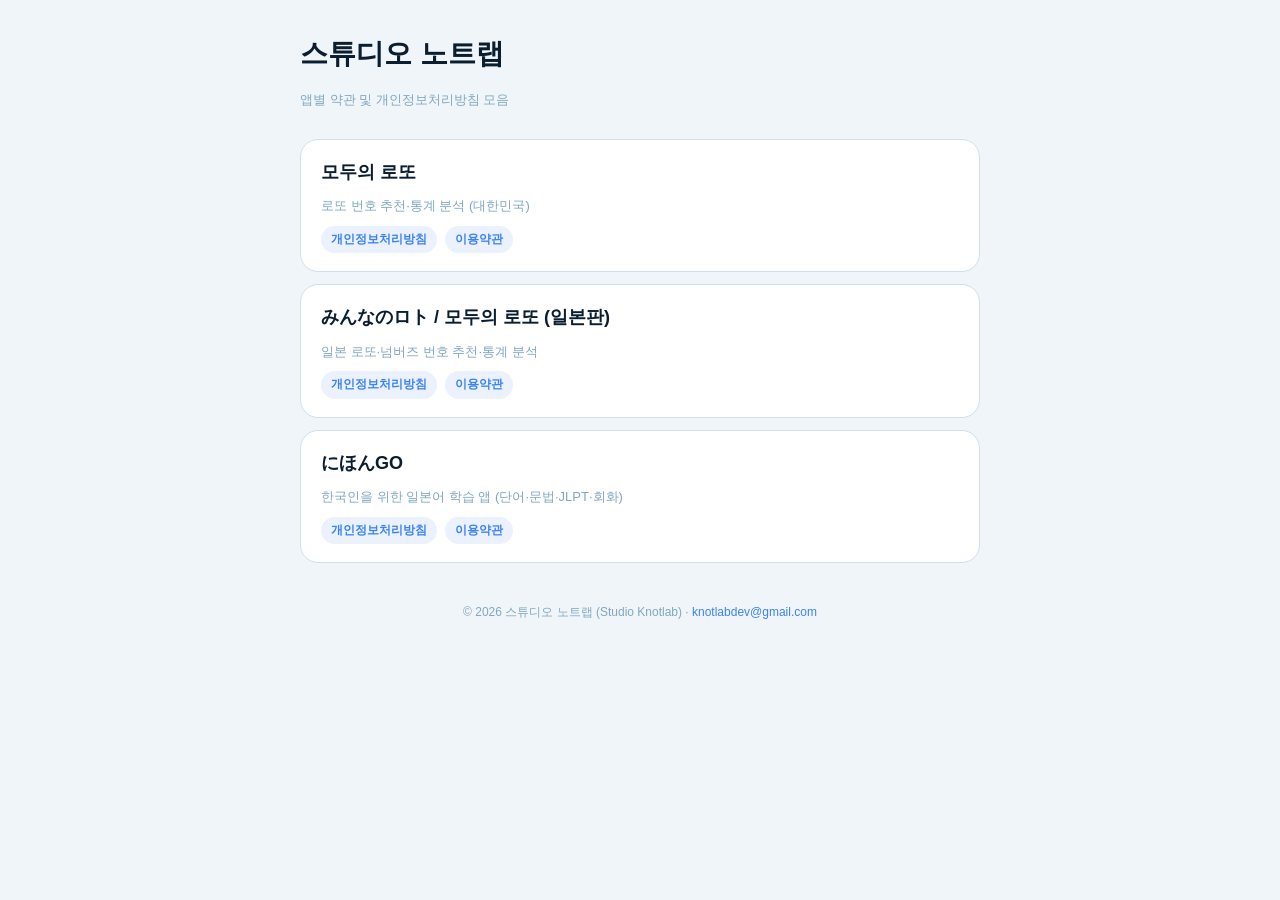
<file: index.html>
<!DOCTYPE html>
<html lang="ko">
<head>
  <meta charset="UTF-8" />
  <meta name="viewport" content="width=device-width, initial-scale=1.0" />
  <meta name="robots" content="index,follow" />
  <title>스튜디오 노트랩 - 앱 약관 및 정책</title>
  <link rel="stylesheet" href="style.css" />
</head>
<body>
  <main class="container">
    <h1>스튜디오 노트랩</h1>
    <p class="effective">앱별 약관 및 개인정보처리방침 모음</p>

    <div class="app-grid">
      <a class="app-card" href="everylotto/">
        <div class="name">모두의 로또</div>
        <div class="desc">로또 번호 추천·통계 분석 (대한민국)</div>
        <div class="links">
          <span>개인정보처리방침</span>
          <span>이용약관</span>
        </div>
      </a>

      <a class="app-card" href="minanoloto/">
        <div class="name">みんなのロト / 모두의 로또 (일본판)</div>
        <div class="desc">일본 로또·넘버즈 번호 추천·통계 분석</div>
        <div class="links">
          <span>개인정보처리방침</span>
          <span>이용약관</span>
        </div>
      </a>

      <a class="app-card" href="nihongo/">
        <div class="name">にほんGO</div>
        <div class="desc">한국인을 위한 일본어 학습 앱 (단어·문법·JLPT·회화)</div>
        <div class="links">
          <span>개인정보처리방침</span>
          <span>이용약관</span>
        </div>
      </a>
    </div>

    <div class="footer">
      © 2026 스튜디오 노트랩 (Studio Knotlab) · <a href="mailto:knotlabdev@gmail.com">knotlabdev@gmail.com</a>
    </div>
  </main>
</body>
</html>
</file>
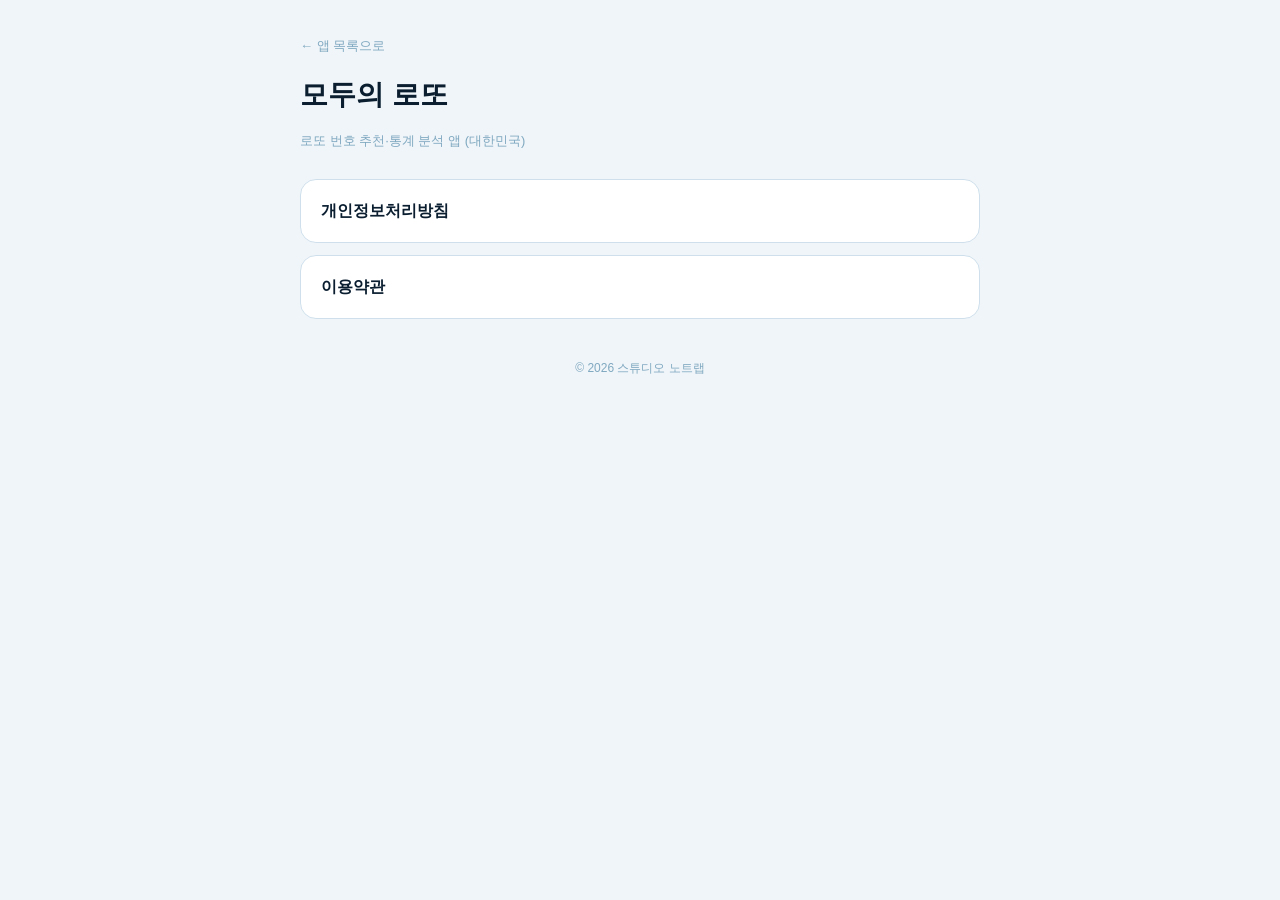
<file: everylotto/index.html>
<!DOCTYPE html>
<html lang="ko">
<head>
  <meta charset="UTF-8" />
  <meta name="viewport" content="width=device-width, initial-scale=1.0" />
  <meta name="robots" content="index,follow" />
  <title>모두의 로또 - 약관 및 정책</title>
  <link rel="stylesheet" href="../style.css" />
</head>
<body>
  <main class="container">
    <a class="back-link" href="../">← 앱 목록으로</a>
    <h1>모두의 로또</h1>
    <p class="effective">로또 번호 추천·통계 분석 앱 (대한민국)</p>

    <div class="doc-links">
      <a class="doc-link" href="privacy.html">개인정보처리방침</a>
      <a class="doc-link" href="terms.html">이용약관</a>
    </div>

    <div class="footer">© 2026 스튜디오 노트랩</div>
  </main>
</body>
</html>
</file>
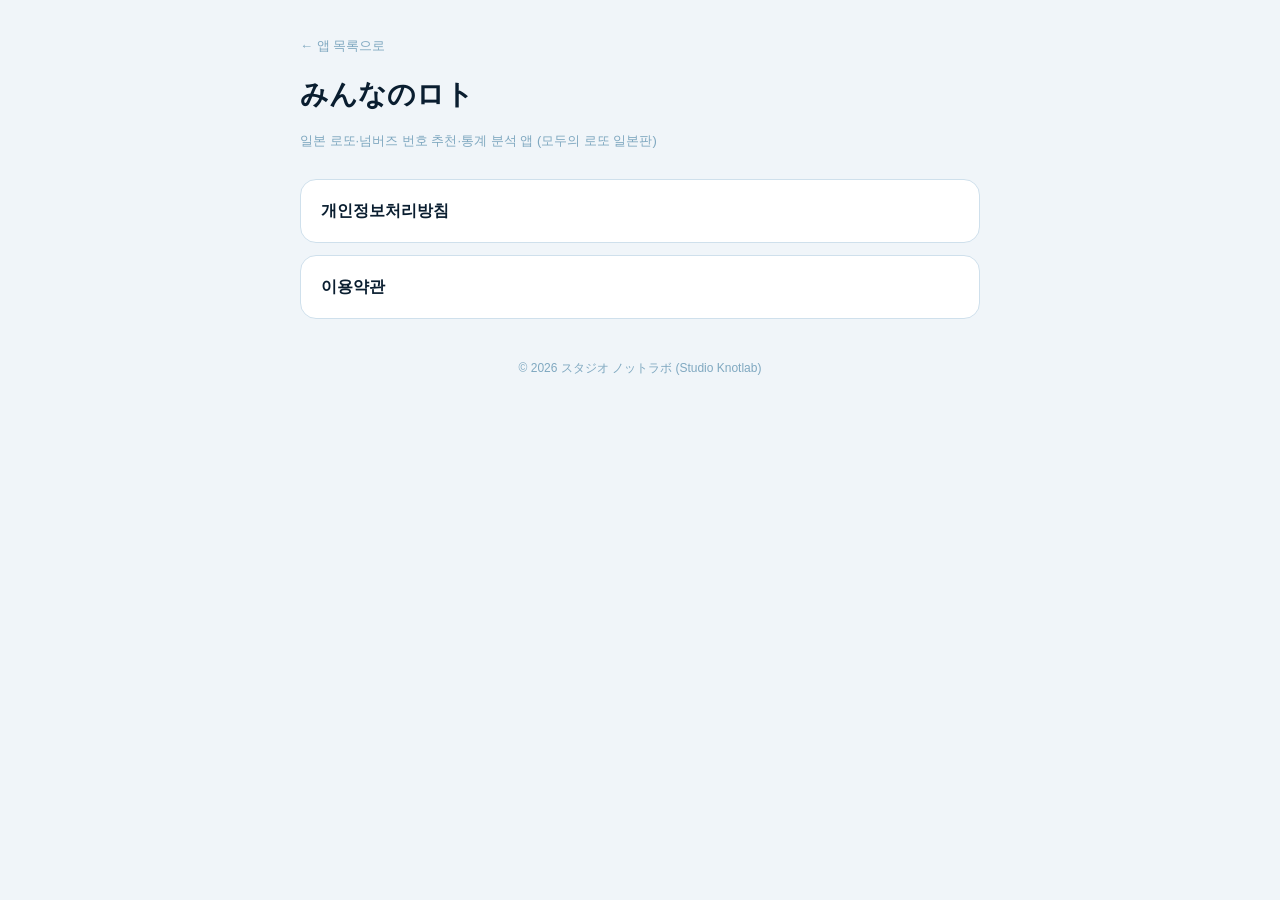
<file: minanoloto/index.html>
<!DOCTYPE html>
<html lang="ko">
<head>
  <meta charset="UTF-8" />
  <meta name="viewport" content="width=device-width, initial-scale=1.0" />
  <meta name="robots" content="index,follow" />
  <title>みんなのロト - 약관 및 정책</title>
  <link rel="stylesheet" href="../style.css" />
</head>
<body>
  <main class="container">
    <a class="back-link" href="../">← 앱 목록으로</a>
    <h1>みんなのロト</h1>
    <p class="effective">일본 로또·넘버즈 번호 추천·통계 분석 앱 (모두의 로또 일본판)</p>

    <div class="doc-links">
      <a class="doc-link" href="privacy.html">개인정보처리방침</a>
      <a class="doc-link" href="terms.html">이용약관</a>
    </div>

    <div class="footer">© 2026 スタジオ ノットラボ (Studio Knotlab)</div>
  </main>
</body>
</html>
</file>
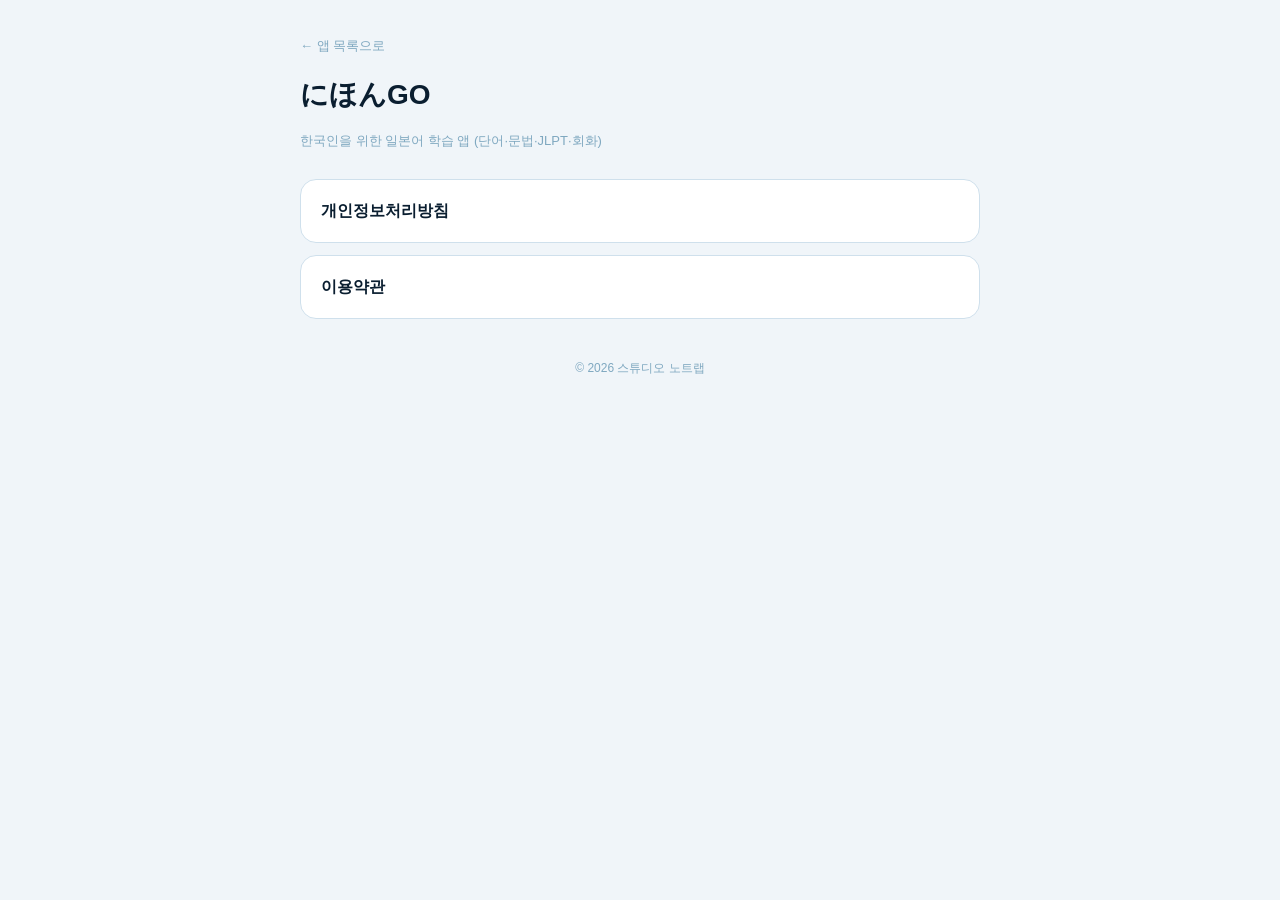
<file: nihongo/index.html>
<!DOCTYPE html>
<html lang="ko">
<head>
  <meta charset="UTF-8" />
  <meta name="viewport" content="width=device-width, initial-scale=1.0" />
  <meta name="robots" content="index,follow" />
  <title>にほんGO - 약관 및 정책</title>
  <link rel="stylesheet" href="../style.css" />
</head>
<body>
  <main class="container">
    <a class="back-link" href="../">← 앱 목록으로</a>
    <h1>にほんGO</h1>
    <p class="effective">한국인을 위한 일본어 학습 앱 (단어·문법·JLPT·회화)</p>

    <div class="doc-links">
      <a class="doc-link" href="privacy.html">개인정보처리방침</a>
      <a class="doc-link" href="terms.html">이용약관</a>
    </div>

    <div class="footer">© 2026 스튜디오 노트랩</div>
  </main>
</body>
</html>
</file>
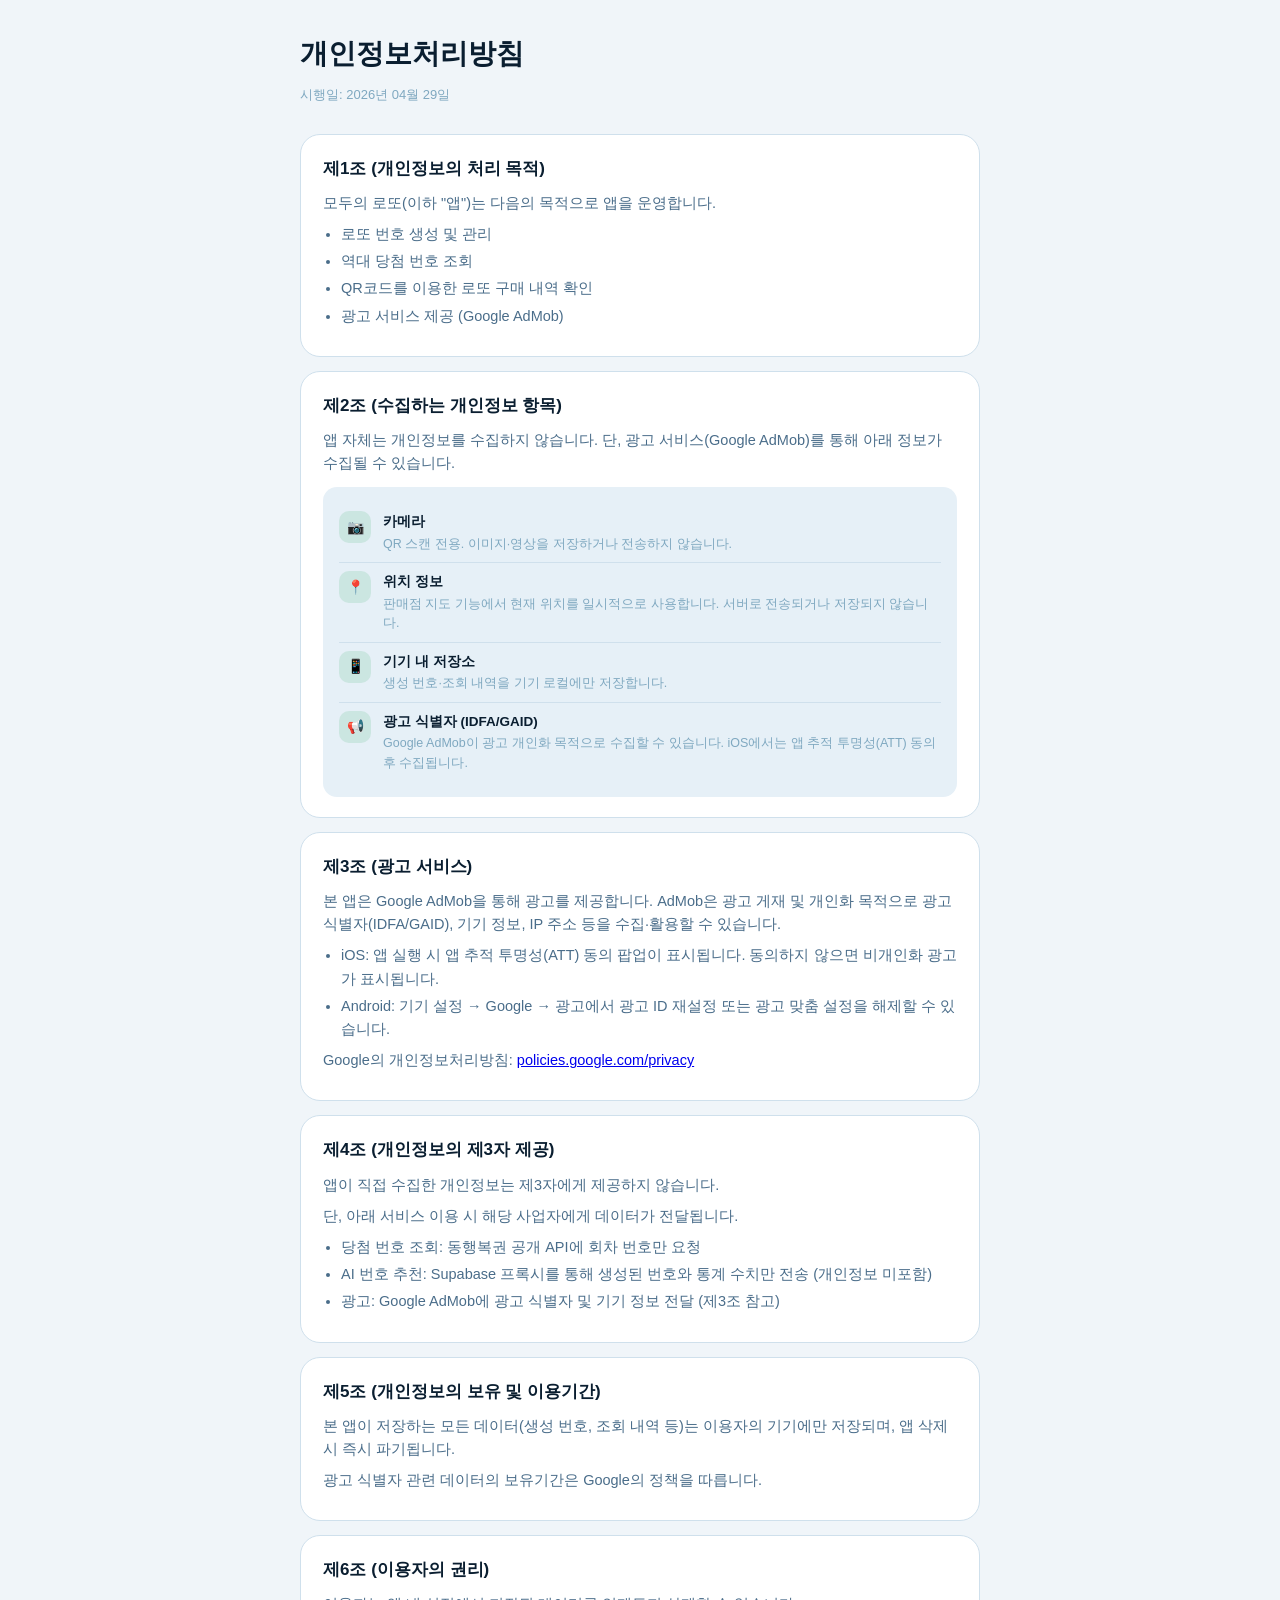
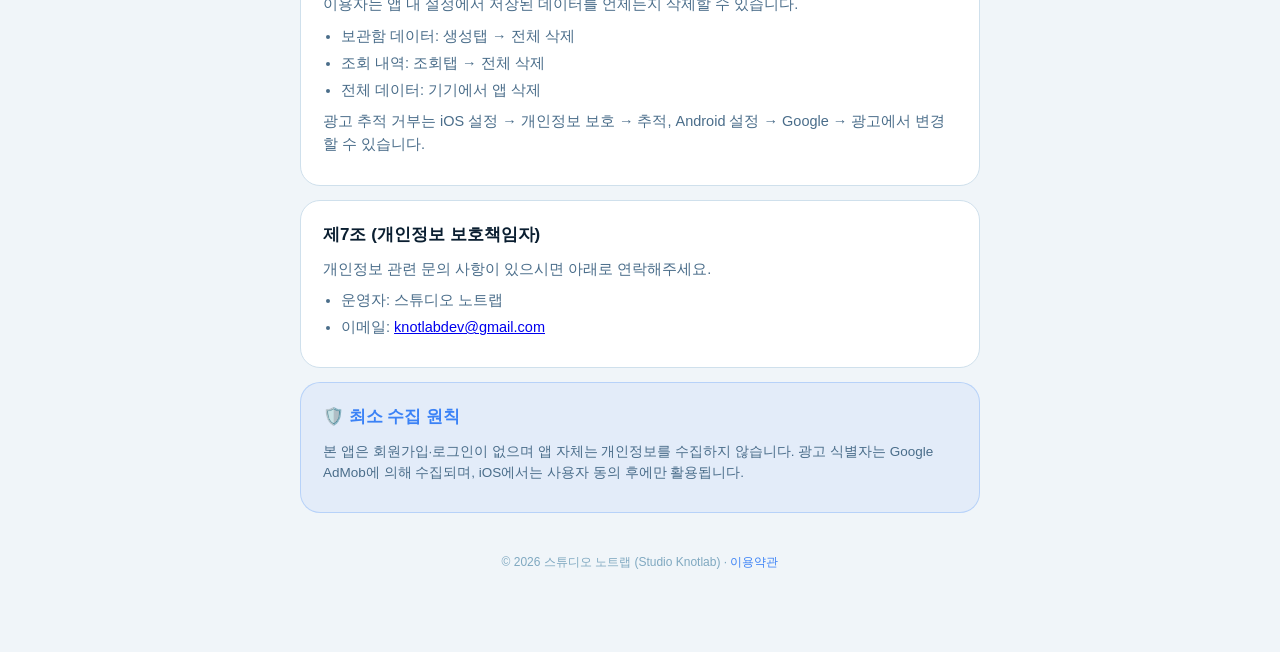
<file: privacy.html>
<!DOCTYPE html>
<html lang="ko">
<head>
  <meta charset="UTF-8" />
  <meta name="viewport" content="width=device-width, initial-scale=1.0" />
  <meta name="robots" content="index,follow" />
  <title>개인정보처리방침 - 모두의 로또</title>
  <style>
    :root {
      --text: #0a1e30;
      --sub: #4a6d8a;
      --muted: #7fa8c0;
      --bg: #f0f5f9;
      --card: #ffffff;
      --border: #cfe0ec;
      --secondary: #e6f0f7;
      --info: #3b82f6;
      --success: #16a34a;
    }
    * { box-sizing: border-box; }
    body {
      margin: 0;
      font-family: -apple-system, BlinkMacSystemFont, "Apple SD Gothic Neo", "Pretendard", "Malgun Gothic", sans-serif;
      background: var(--bg);
      color: var(--text);
      line-height: 1.6;
      -webkit-font-smoothing: antialiased;
    }
    .container {
      max-width: 720px;
      margin: 0 auto;
      padding: 32px 20px 80px;
    }
    h1 {
      font-size: 28px;
      font-weight: 900;
      margin: 0 0 8px;
    }
    .effective {
      font-size: 13px;
      color: var(--muted);
      margin-bottom: 28px;
    }
    .card {
      background: var(--card);
      border: 1px solid var(--border);
      border-radius: 20px;
      padding: 20px 22px;
      margin-bottom: 14px;
    }
    .card h2 {
      font-size: 17px;
      font-weight: 900;
      margin: 0 0 10px;
      color: var(--text);
    }
    .card p, .card li {
      font-size: 14.5px;
      color: var(--sub);
      margin: 0 0 8px;
    }
    .card ul {
      margin: 8px 0;
      padding-left: 18px;
    }
    .card ul li {
      margin-bottom: 4px;
    }
    .info-card {
      background: rgba(59, 130, 246, 0.07);
      border-color: rgba(59, 130, 246, 0.25);
    }
    .info-card h2 {
      color: var(--info);
      display: flex;
      align-items: center;
      gap: 8px;
    }
    .info-card p {
      font-size: 13.5px;
    }
    .collection-box {
      background: var(--secondary);
      border-radius: 14px;
      padding: 16px;
      margin-top: 12px;
    }
    .collection-item {
      display: flex;
      gap: 12px;
      align-items: flex-start;
      padding: 8px 0;
    }
    .collection-item + .collection-item {
      border-top: 1px solid var(--border);
    }
    .collection-item .icon {
      width: 32px;
      height: 32px;
      border-radius: 10px;
      background: rgba(22, 163, 74, 0.13);
      display: flex;
      align-items: center;
      justify-content: center;
      flex-shrink: 0;
      font-size: 14px;
    }
    .collection-item .title {
      font-size: 13.5px;
      font-weight: 800;
      color: var(--text);
      margin-bottom: 2px;
    }
    .collection-item .desc {
      font-size: 12.5px;
      color: var(--muted);
      line-height: 1.55;
    }
    .footer {
      text-align: center;
      font-size: 12px;
      color: var(--muted);
      margin-top: 40px;
    }
    .footer a {
      color: var(--info);
      text-decoration: none;
    }
    @media (prefers-color-scheme: dark) {
      :root {
        --text: #e5edf5;
        --sub: #b3c5d6;
        --muted: #7090a8;
        --bg: #0a1928;
        --card: #102a40;
        --border: #1f3a55;
        --secondary: #15324a;
      }
    }
  </style>
</head>
<body>
  <main class="container">
    <h1>개인정보처리방침</h1>
    <div class="effective">시행일: 2026년 04월 29일</div>

    <section class="card">
      <h2>제1조 (개인정보의 처리 목적)</h2>
      <p>모두의 로또(이하 "앱")는 다음의 목적으로 앱을 운영합니다.</p>
      <ul>
        <li>로또 번호 생성 및 관리</li>
        <li>역대 당첨 번호 조회</li>
        <li>QR코드를 이용한 로또 구매 내역 확인</li>
        <li>광고 서비스 제공 (Google AdMob)</li>
      </ul>
    </section>

    <section class="card">
      <h2>제2조 (수집하는 개인정보 항목)</h2>
      <p>앱 자체는 개인정보를 수집하지 않습니다. 단, 광고 서비스(Google AdMob)를 통해 아래 정보가 수집될 수 있습니다.</p>
      <div class="collection-box">
        <div class="collection-item">
          <div class="icon">📷</div>
          <div>
            <div class="title">카메라</div>
            <div class="desc">QR 스캔 전용. 이미지·영상을 저장하거나 전송하지 않습니다.</div>
          </div>
        </div>
        <div class="collection-item">
          <div class="icon">📍</div>
          <div>
            <div class="title">위치 정보</div>
            <div class="desc">판매점 지도 기능에서 현재 위치를 일시적으로 사용합니다. 서버로 전송되거나 저장되지 않습니다.</div>
          </div>
        </div>
        <div class="collection-item">
          <div class="icon">📱</div>
          <div>
            <div class="title">기기 내 저장소</div>
            <div class="desc">생성 번호·조회 내역을 기기 로컬에만 저장합니다.</div>
          </div>
        </div>
        <div class="collection-item">
          <div class="icon">📢</div>
          <div>
            <div class="title">광고 식별자 (IDFA/GAID)</div>
            <div class="desc">Google AdMob이 광고 개인화 목적으로 수집할 수 있습니다. iOS에서는 앱 추적 투명성(ATT) 동의 후 수집됩니다.</div>
          </div>
        </div>
      </div>
    </section>

    <section class="card">
      <h2>제3조 (광고 서비스)</h2>
      <p>본 앱은 Google AdMob을 통해 광고를 제공합니다. AdMob은 광고 게재 및 개인화 목적으로 광고 식별자(IDFA/GAID), 기기 정보, IP 주소 등을 수집·활용할 수 있습니다.</p>
      <ul>
        <li>iOS: 앱 실행 시 앱 추적 투명성(ATT) 동의 팝업이 표시됩니다. 동의하지 않으면 비개인화 광고가 표시됩니다.</li>
        <li>Android: 기기 설정 → Google → 광고에서 광고 ID 재설정 또는 광고 맞춤 설정을 해제할 수 있습니다.</li>
      </ul>
      <p>Google의 개인정보처리방침: <a href="https://policies.google.com/privacy">policies.google.com/privacy</a></p>
    </section>

    <section class="card">
      <h2>제4조 (개인정보의 제3자 제공)</h2>
      <p>앱이 직접 수집한 개인정보는 제3자에게 제공하지 않습니다.</p>
      <p>단, 아래 서비스 이용 시 해당 사업자에게 데이터가 전달됩니다.</p>
      <ul>
        <li>당첨 번호 조회: 동행복권 공개 API에 회차 번호만 요청</li>
        <li>AI 번호 추천: Supabase 프록시를 통해 생성된 번호와 통계 수치만 전송 (개인정보 미포함)</li>
        <li>광고: Google AdMob에 광고 식별자 및 기기 정보 전달 (제3조 참고)</li>
      </ul>
    </section>

    <section class="card">
      <h2>제5조 (개인정보의 보유 및 이용기간)</h2>
      <p>본 앱이 저장하는 모든 데이터(생성 번호, 조회 내역 등)는 이용자의 기기에만 저장되며, 앱 삭제 시 즉시 파기됩니다.</p>
      <p>광고 식별자 관련 데이터의 보유기간은 Google의 정책을 따릅니다.</p>
    </section>

    <section class="card">
      <h2>제6조 (이용자의 권리)</h2>
      <p>이용자는 앱 내 설정에서 저장된 데이터를 언제든지 삭제할 수 있습니다.</p>
      <ul>
        <li>보관함 데이터: 생성탭 → 전체 삭제</li>
        <li>조회 내역: 조회탭 → 전체 삭제</li>
        <li>전체 데이터: 기기에서 앱 삭제</li>
      </ul>
      <p>광고 추적 거부는 iOS 설정 → 개인정보 보호 → 추적, Android 설정 → Google → 광고에서 변경할 수 있습니다.</p>
    </section>

    <section class="card">
      <h2>제7조 (개인정보 보호책임자)</h2>
      <p>개인정보 관련 문의 사항이 있으시면 아래로 연락해주세요.</p>
      <ul>
        <li>운영자: 스튜디오 노트랩</li>
        <li>이메일: <a href="mailto:knotlabdev@gmail.com">knotlabdev@gmail.com</a></li>
      </ul>
    </section>

    <section class="card info-card">
      <h2>🛡️ 최소 수집 원칙</h2>
      <p>본 앱은 회원가입·로그인이 없으며 앱 자체는 개인정보를 수집하지 않습니다. 광고 식별자는 Google AdMob에 의해 수집되며, iOS에서는 사용자 동의 후에만 활용됩니다.</p>
    </section>

    <div class="footer">
      © 2026 스튜디오 노트랩 (Studio Knotlab) · <a href="terms.html">이용약관</a>
    </div>
  </main>
</body>
</html>
</file>
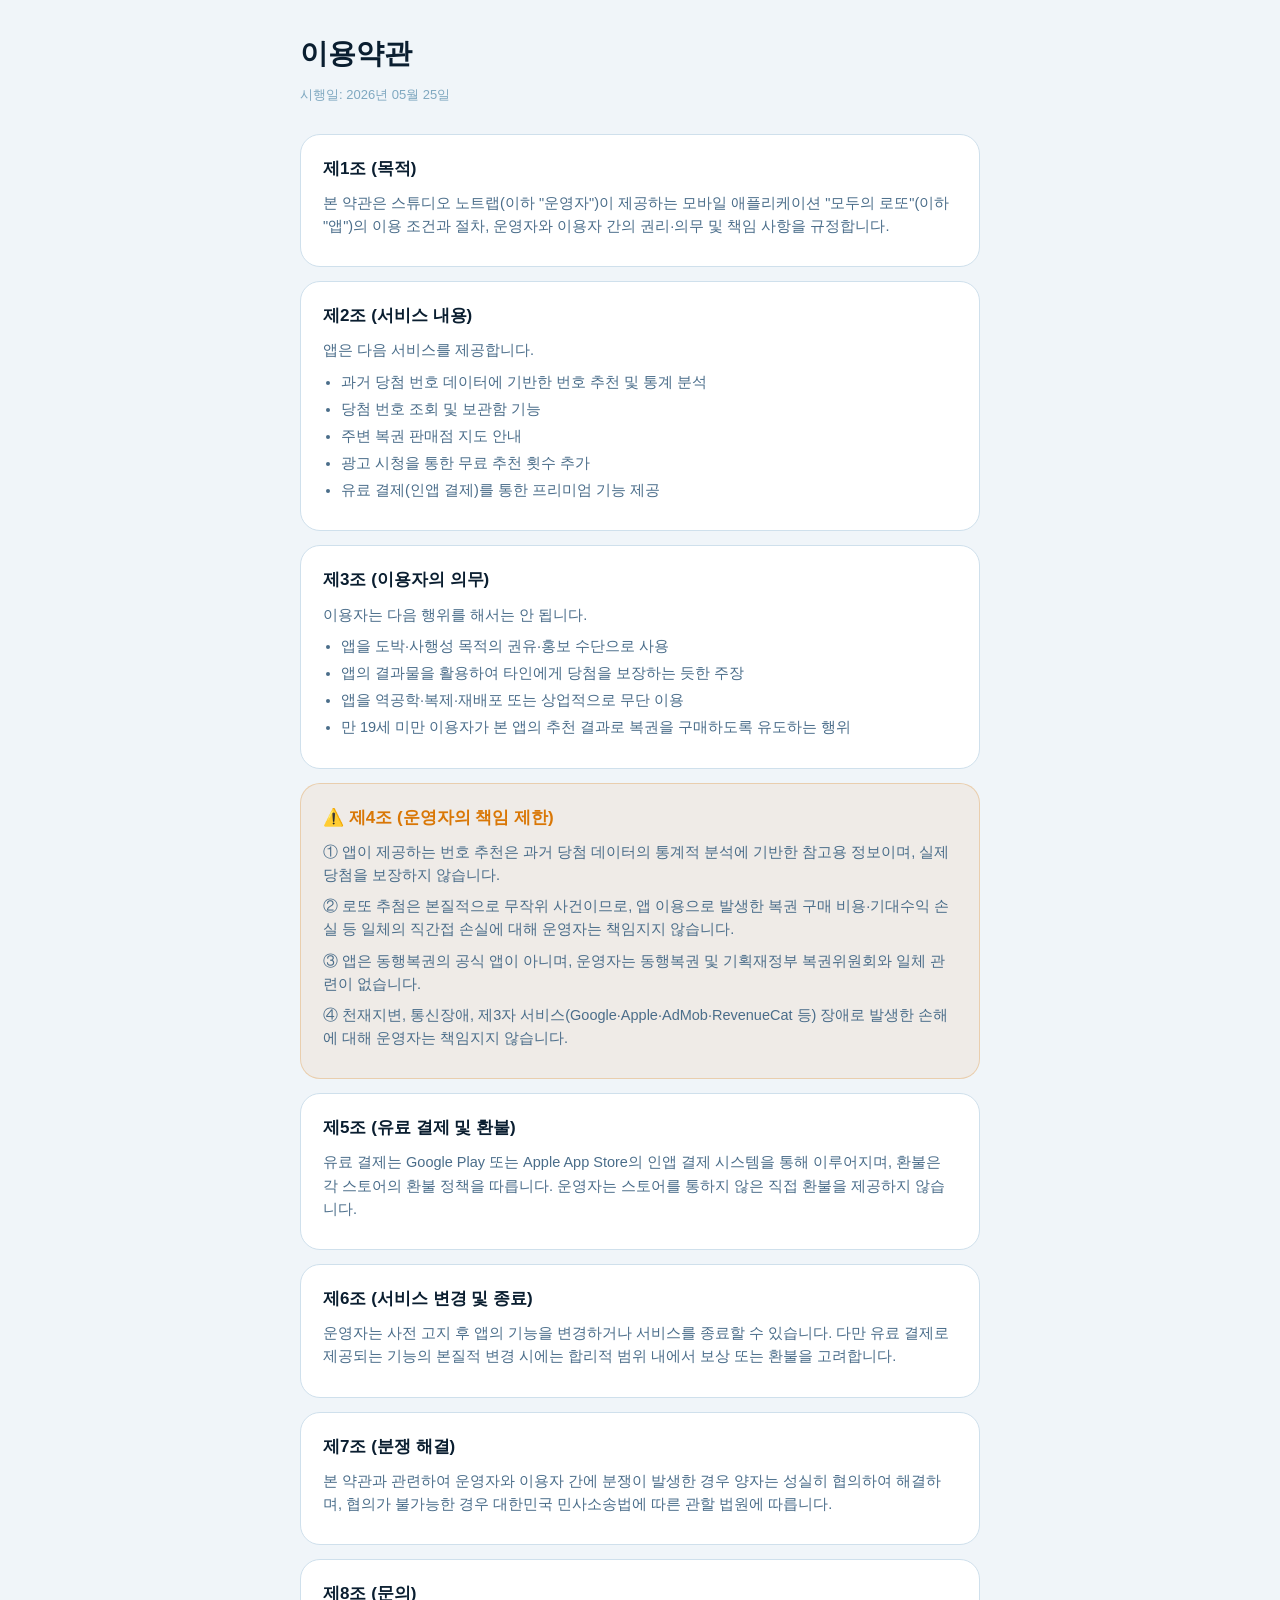
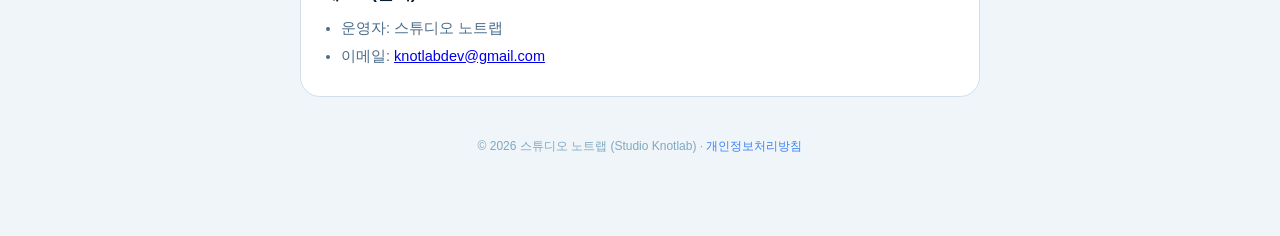
<file: terms.html>
<!DOCTYPE html>
<html lang="ko">
<head>
  <meta charset="UTF-8" />
  <meta name="viewport" content="width=device-width, initial-scale=1.0" />
  <meta name="robots" content="index,follow" />
  <title>이용약관 - 모두의 로또</title>
  <style>
    :root {
      --text: #0a1e30;
      --sub: #4a6d8a;
      --muted: #7fa8c0;
      --bg: #f0f5f9;
      --card: #ffffff;
      --border: #cfe0ec;
      --secondary: #e6f0f7;
      --info: #3b82f6;
      --warning: #d97706;
      --danger: #dc2626;
    }
    * { box-sizing: border-box; }
    body {
      margin: 0;
      font-family: -apple-system, BlinkMacSystemFont, "Apple SD Gothic Neo", "Pretendard", "Malgun Gothic", sans-serif;
      background: var(--bg);
      color: var(--text);
      line-height: 1.6;
      -webkit-font-smoothing: antialiased;
    }
    .container {
      max-width: 720px;
      margin: 0 auto;
      padding: 32px 20px 80px;
    }
    h1 {
      font-size: 28px;
      font-weight: 900;
      margin: 0 0 8px;
    }
    .effective {
      font-size: 13px;
      color: var(--muted);
      margin-bottom: 28px;
    }
    .card {
      background: var(--card);
      border: 1px solid var(--border);
      border-radius: 20px;
      padding: 20px 22px;
      margin-bottom: 14px;
    }
    .card h2 {
      font-size: 17px;
      font-weight: 900;
      margin: 0 0 10px;
      color: var(--text);
    }
    .card p, .card li {
      font-size: 14.5px;
      color: var(--sub);
      margin: 0 0 8px;
    }
    .card ul {
      margin: 8px 0;
      padding-left: 18px;
    }
    .card ul li {
      margin-bottom: 4px;
    }
    .warning-card {
      background: rgba(217, 119, 6, 0.07);
      border-color: rgba(217, 119, 6, 0.25);
    }
    .warning-card h2 {
      color: var(--warning);
    }
    .footer {
      text-align: center;
      font-size: 12px;
      color: var(--muted);
      margin-top: 40px;
    }
    .footer a {
      color: var(--info);
      text-decoration: none;
    }
    @media (prefers-color-scheme: dark) {
      :root {
        --text: #e5edf5;
        --sub: #b3c5d6;
        --muted: #7090a8;
        --bg: #0a1928;
        --card: #102a40;
        --border: #1f3a55;
        --secondary: #15324a;
      }
    }
  </style>
</head>
<body>
  <main class="container">
    <h1>이용약관</h1>
    <div class="effective">시행일: 2026년 05월 25일</div>

    <section class="card">
      <h2>제1조 (목적)</h2>
      <p>본 약관은 스튜디오 노트랩(이하 "운영자")이 제공하는 모바일 애플리케이션 "모두의 로또"(이하 "앱")의 이용 조건과 절차, 운영자와 이용자 간의 권리·의무 및 책임 사항을 규정합니다.</p>
    </section>

    <section class="card">
      <h2>제2조 (서비스 내용)</h2>
      <p>앱은 다음 서비스를 제공합니다.</p>
      <ul>
        <li>과거 당첨 번호 데이터에 기반한 번호 추천 및 통계 분석</li>
        <li>당첨 번호 조회 및 보관함 기능</li>
        <li>주변 복권 판매점 지도 안내</li>
        <li>광고 시청을 통한 무료 추천 횟수 추가</li>
        <li>유료 결제(인앱 결제)를 통한 프리미엄 기능 제공</li>
      </ul>
    </section>

    <section class="card">
      <h2>제3조 (이용자의 의무)</h2>
      <p>이용자는 다음 행위를 해서는 안 됩니다.</p>
      <ul>
        <li>앱을 도박·사행성 목적의 권유·홍보 수단으로 사용</li>
        <li>앱의 결과물을 활용하여 타인에게 당첨을 보장하는 듯한 주장</li>
        <li>앱을 역공학·복제·재배포 또는 상업적으로 무단 이용</li>
        <li>만 19세 미만 이용자가 본 앱의 추천 결과로 복권을 구매하도록 유도하는 행위</li>
      </ul>
    </section>

    <section class="card warning-card">
      <h2>⚠️ 제4조 (운영자의 책임 제한)</h2>
      <p>① 앱이 제공하는 번호 추천은 과거 당첨 데이터의 통계적 분석에 기반한 참고용 정보이며, 실제 당첨을 보장하지 않습니다.</p>
      <p>② 로또 추첨은 본질적으로 무작위 사건이므로, 앱 이용으로 발생한 복권 구매 비용·기대수익 손실 등 일체의 직간접 손실에 대해 운영자는 책임지지 않습니다.</p>
      <p>③ 앱은 동행복권의 공식 앱이 아니며, 운영자는 동행복권 및 기획재정부 복권위원회와 일체 관련이 없습니다.</p>
      <p>④ 천재지변, 통신장애, 제3자 서비스(Google·Apple·AdMob·RevenueCat 등) 장애로 발생한 손해에 대해 운영자는 책임지지 않습니다.</p>
    </section>

    <section class="card">
      <h2>제5조 (유료 결제 및 환불)</h2>
      <p>유료 결제는 Google Play 또는 Apple App Store의 인앱 결제 시스템을 통해 이루어지며, 환불은 각 스토어의 환불 정책을 따릅니다. 운영자는 스토어를 통하지 않은 직접 환불을 제공하지 않습니다.</p>
    </section>

    <section class="card">
      <h2>제6조 (서비스 변경 및 종료)</h2>
      <p>운영자는 사전 고지 후 앱의 기능을 변경하거나 서비스를 종료할 수 있습니다. 다만 유료 결제로 제공되는 기능의 본질적 변경 시에는 합리적 범위 내에서 보상 또는 환불을 고려합니다.</p>
    </section>

    <section class="card">
      <h2>제7조 (분쟁 해결)</h2>
      <p>본 약관과 관련하여 운영자와 이용자 간에 분쟁이 발생한 경우 양자는 성실히 협의하여 해결하며, 협의가 불가능한 경우 대한민국 민사소송법에 따른 관할 법원에 따릅니다.</p>
    </section>

    <section class="card">
      <h2>제8조 (문의)</h2>
      <ul>
        <li>운영자: 스튜디오 노트랩</li>
        <li>이메일: <a href="mailto:knotlabdev@gmail.com">knotlabdev@gmail.com</a></li>
      </ul>
    </section>

    <div class="footer">
      © 2026 스튜디오 노트랩 (Studio Knotlab) · <a href="privacy.html">개인정보처리방침</a>
    </div>
  </main>
</body>
</html>
</file>
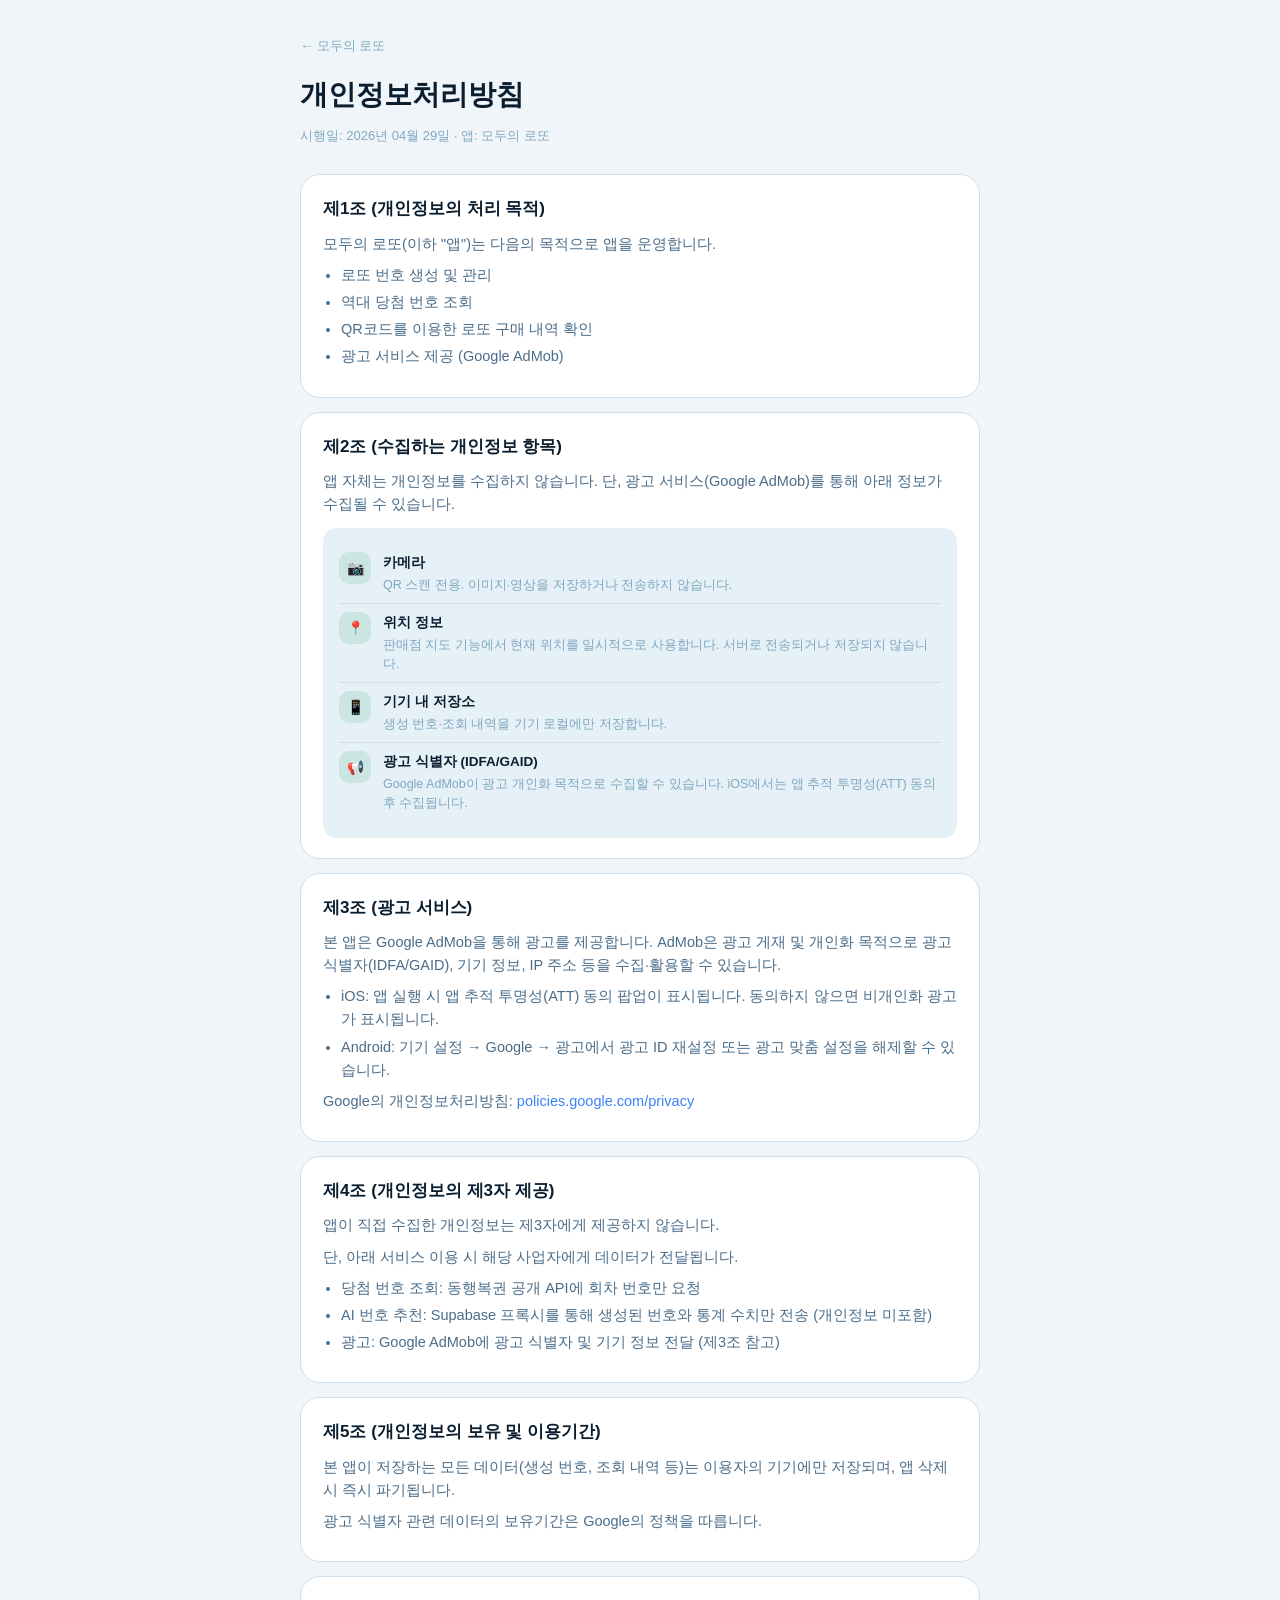
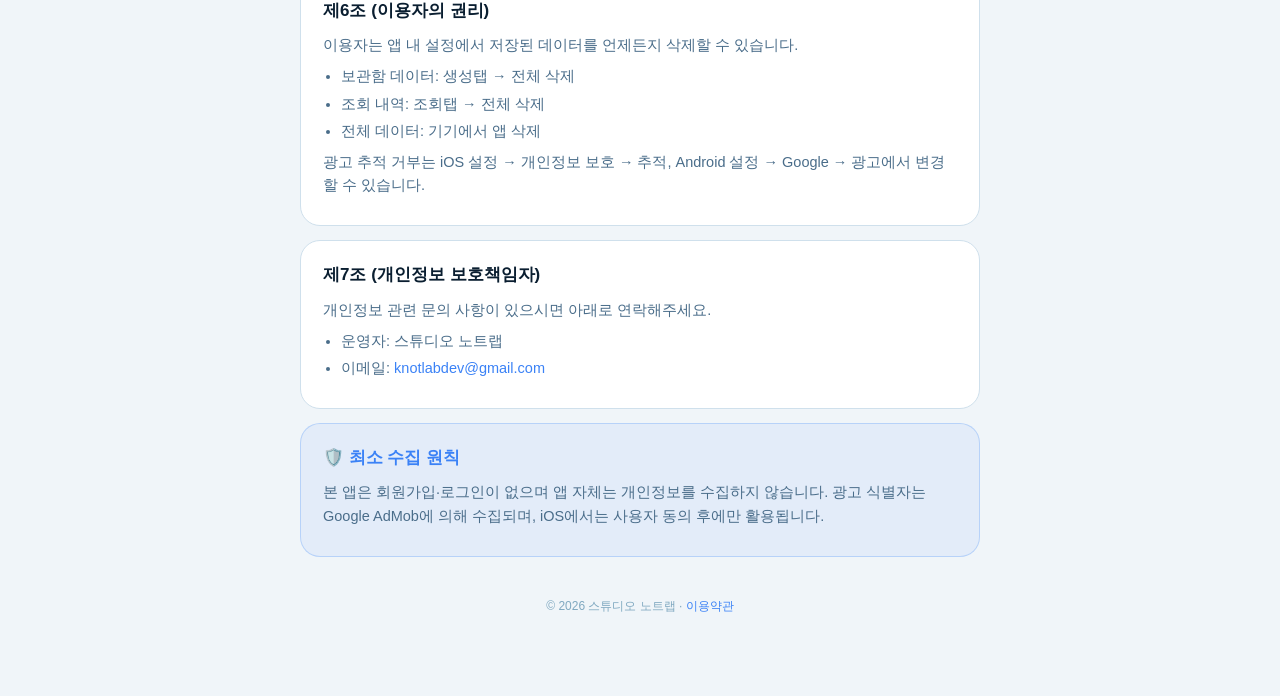
<file: everylotto/privacy.html>
<!DOCTYPE html>
<html lang="ko">
<head>
  <meta charset="UTF-8" />
  <meta name="viewport" content="width=device-width, initial-scale=1.0" />
  <meta name="robots" content="index,follow" />
  <title>개인정보처리방침 - 모두의 로또</title>
  <link rel="stylesheet" href="../style.css" />
</head>
<body>
  <main class="container">
    <a class="back-link" href="./">← 모두의 로또</a>
    <h1>개인정보처리방침</h1>
    <div class="effective">시행일: 2026년 04월 29일 · 앱: 모두의 로또</div>

    <section class="card">
      <h2>제1조 (개인정보의 처리 목적)</h2>
      <p>모두의 로또(이하 "앱")는 다음의 목적으로 앱을 운영합니다.</p>
      <ul>
        <li>로또 번호 생성 및 관리</li>
        <li>역대 당첨 번호 조회</li>
        <li>QR코드를 이용한 로또 구매 내역 확인</li>
        <li>광고 서비스 제공 (Google AdMob)</li>
      </ul>
    </section>

    <section class="card">
      <h2>제2조 (수집하는 개인정보 항목)</h2>
      <p>앱 자체는 개인정보를 수집하지 않습니다. 단, 광고 서비스(Google AdMob)를 통해 아래 정보가 수집될 수 있습니다.</p>
      <div class="collection-box">
        <div class="collection-item">
          <div class="icon">📷</div>
          <div>
            <div class="title">카메라</div>
            <div class="desc">QR 스캔 전용. 이미지·영상을 저장하거나 전송하지 않습니다.</div>
          </div>
        </div>
        <div class="collection-item">
          <div class="icon">📍</div>
          <div>
            <div class="title">위치 정보</div>
            <div class="desc">판매점 지도 기능에서 현재 위치를 일시적으로 사용합니다. 서버로 전송되거나 저장되지 않습니다.</div>
          </div>
        </div>
        <div class="collection-item">
          <div class="icon">📱</div>
          <div>
            <div class="title">기기 내 저장소</div>
            <div class="desc">생성 번호·조회 내역을 기기 로컬에만 저장합니다.</div>
          </div>
        </div>
        <div class="collection-item">
          <div class="icon">📢</div>
          <div>
            <div class="title">광고 식별자 (IDFA/GAID)</div>
            <div class="desc">Google AdMob이 광고 개인화 목적으로 수집할 수 있습니다. iOS에서는 앱 추적 투명성(ATT) 동의 후 수집됩니다.</div>
          </div>
        </div>
      </div>
    </section>

    <section class="card">
      <h2>제3조 (광고 서비스)</h2>
      <p>본 앱은 Google AdMob을 통해 광고를 제공합니다. AdMob은 광고 게재 및 개인화 목적으로 광고 식별자(IDFA/GAID), 기기 정보, IP 주소 등을 수집·활용할 수 있습니다.</p>
      <ul>
        <li>iOS: 앱 실행 시 앱 추적 투명성(ATT) 동의 팝업이 표시됩니다. 동의하지 않으면 비개인화 광고가 표시됩니다.</li>
        <li>Android: 기기 설정 → Google → 광고에서 광고 ID 재설정 또는 광고 맞춤 설정을 해제할 수 있습니다.</li>
      </ul>
      <p>Google의 개인정보처리방침: <a href="https://policies.google.com/privacy">policies.google.com/privacy</a></p>
    </section>

    <section class="card">
      <h2>제4조 (개인정보의 제3자 제공)</h2>
      <p>앱이 직접 수집한 개인정보는 제3자에게 제공하지 않습니다.</p>
      <p>단, 아래 서비스 이용 시 해당 사업자에게 데이터가 전달됩니다.</p>
      <ul>
        <li>당첨 번호 조회: 동행복권 공개 API에 회차 번호만 요청</li>
        <li>AI 번호 추천: Supabase 프록시를 통해 생성된 번호와 통계 수치만 전송 (개인정보 미포함)</li>
        <li>광고: Google AdMob에 광고 식별자 및 기기 정보 전달 (제3조 참고)</li>
      </ul>
    </section>

    <section class="card">
      <h2>제5조 (개인정보의 보유 및 이용기간)</h2>
      <p>본 앱이 저장하는 모든 데이터(생성 번호, 조회 내역 등)는 이용자의 기기에만 저장되며, 앱 삭제 시 즉시 파기됩니다.</p>
      <p>광고 식별자 관련 데이터의 보유기간은 Google의 정책을 따릅니다.</p>
    </section>

    <section class="card">
      <h2>제6조 (이용자의 권리)</h2>
      <p>이용자는 앱 내 설정에서 저장된 데이터를 언제든지 삭제할 수 있습니다.</p>
      <ul>
        <li>보관함 데이터: 생성탭 → 전체 삭제</li>
        <li>조회 내역: 조회탭 → 전체 삭제</li>
        <li>전체 데이터: 기기에서 앱 삭제</li>
      </ul>
      <p>광고 추적 거부는 iOS 설정 → 개인정보 보호 → 추적, Android 설정 → Google → 광고에서 변경할 수 있습니다.</p>
    </section>

    <section class="card">
      <h2>제7조 (개인정보 보호책임자)</h2>
      <p>개인정보 관련 문의 사항이 있으시면 아래로 연락해주세요.</p>
      <ul>
        <li>운영자: 스튜디오 노트랩</li>
        <li>이메일: <a href="mailto:knotlabdev@gmail.com">knotlabdev@gmail.com</a></li>
      </ul>
    </section>

    <section class="card info-card">
      <h2>🛡️ 최소 수집 원칙</h2>
      <p>본 앱은 회원가입·로그인이 없으며 앱 자체는 개인정보를 수집하지 않습니다. 광고 식별자는 Google AdMob에 의해 수집되며, iOS에서는 사용자 동의 후에만 활용됩니다.</p>
    </section>

    <div class="footer">
      © 2026 스튜디오 노트랩 · <a href="terms.html">이용약관</a>
    </div>
  </main>
</body>
</html>
</file>
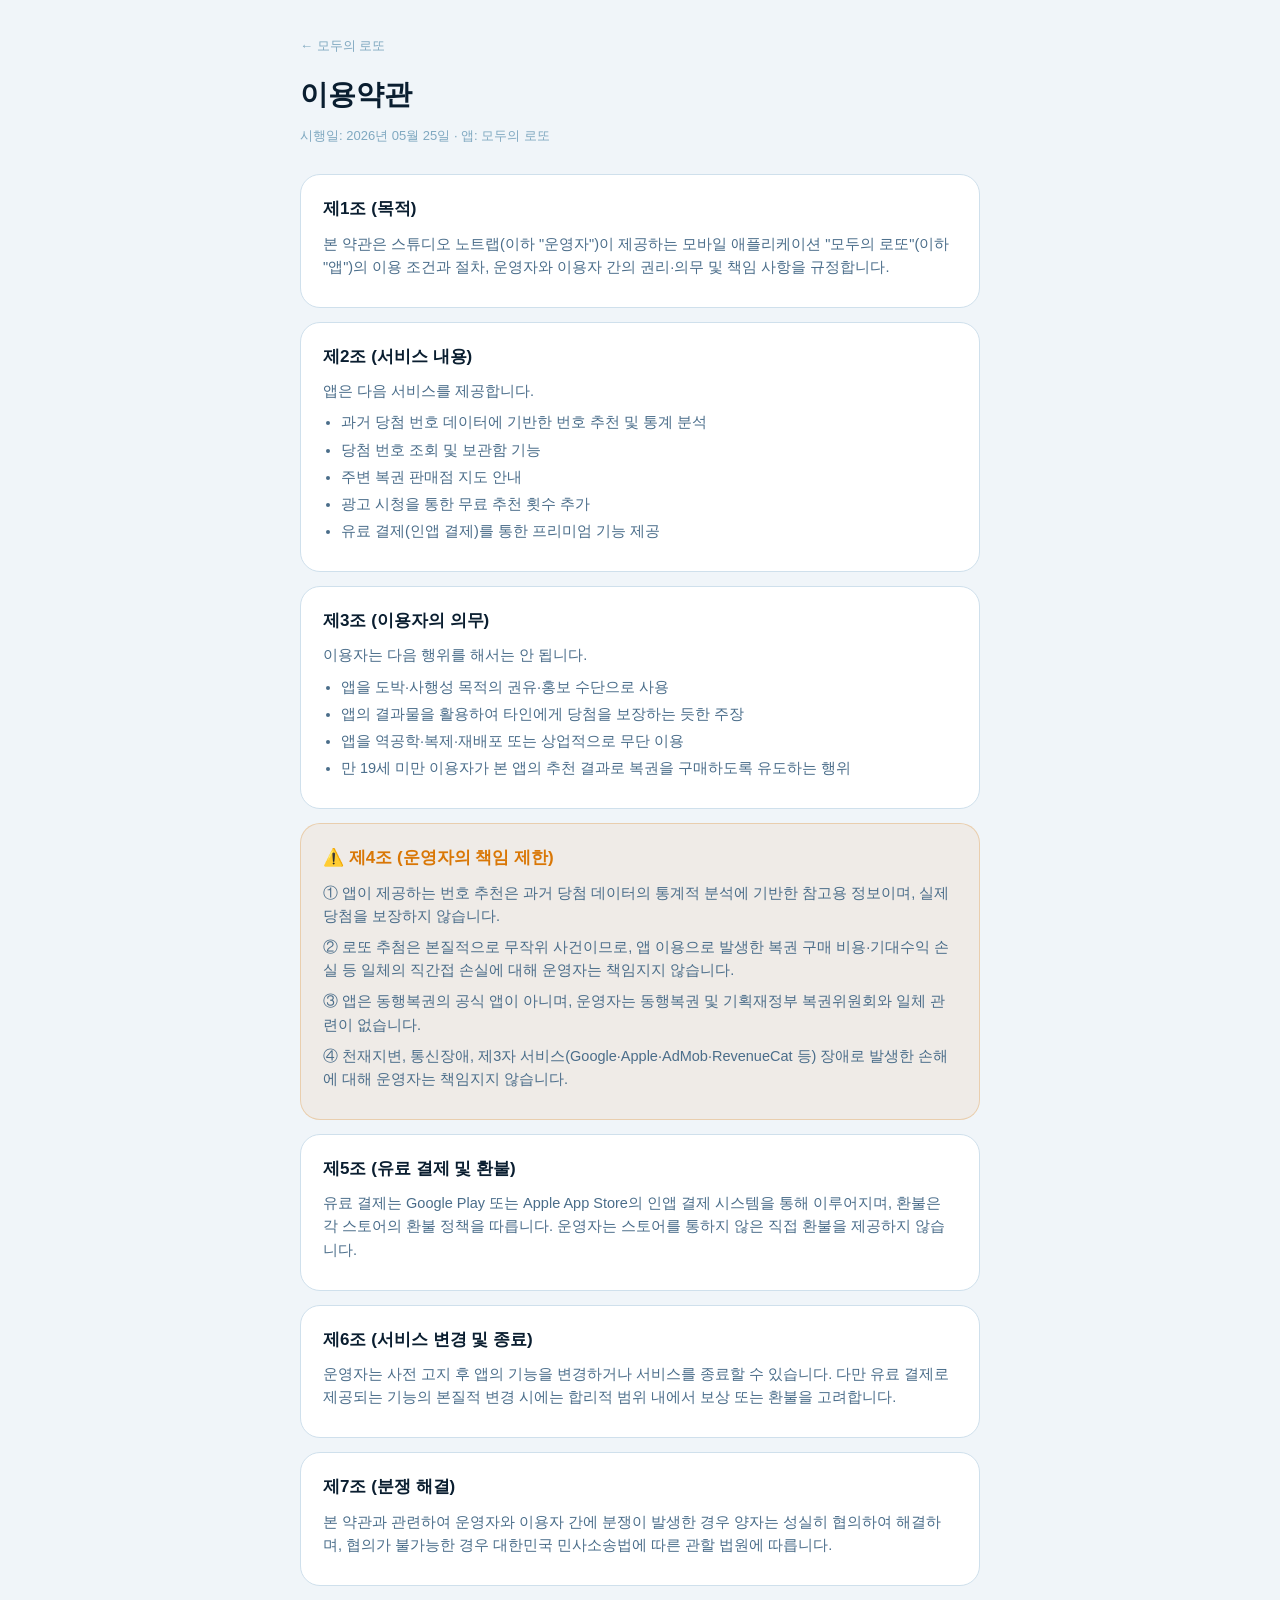
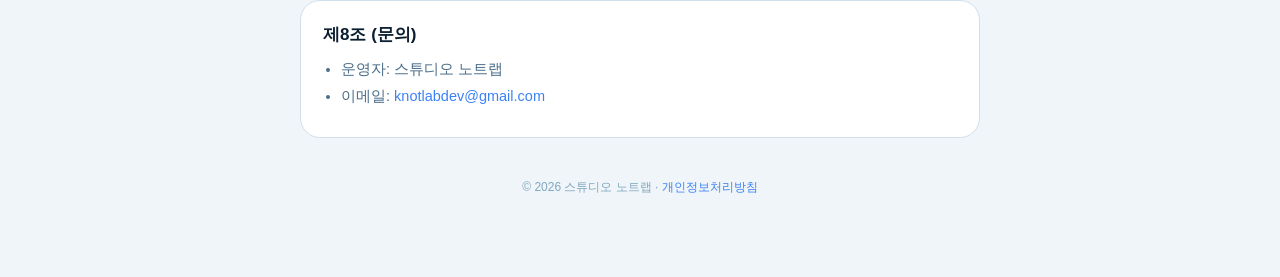
<file: everylotto/terms.html>
<!DOCTYPE html>
<html lang="ko">
<head>
  <meta charset="UTF-8" />
  <meta name="viewport" content="width=device-width, initial-scale=1.0" />
  <meta name="robots" content="index,follow" />
  <title>이용약관 - 모두의 로또</title>
  <link rel="stylesheet" href="../style.css" />
</head>
<body>
  <main class="container">
    <a class="back-link" href="./">← 모두의 로또</a>
    <h1>이용약관</h1>
    <div class="effective">시행일: 2026년 05월 25일 · 앱: 모두의 로또</div>

    <section class="card">
      <h2>제1조 (목적)</h2>
      <p>본 약관은 스튜디오 노트랩(이하 "운영자")이 제공하는 모바일 애플리케이션 "모두의 로또"(이하 "앱")의 이용 조건과 절차, 운영자와 이용자 간의 권리·의무 및 책임 사항을 규정합니다.</p>
    </section>

    <section class="card">
      <h2>제2조 (서비스 내용)</h2>
      <p>앱은 다음 서비스를 제공합니다.</p>
      <ul>
        <li>과거 당첨 번호 데이터에 기반한 번호 추천 및 통계 분석</li>
        <li>당첨 번호 조회 및 보관함 기능</li>
        <li>주변 복권 판매점 지도 안내</li>
        <li>광고 시청을 통한 무료 추천 횟수 추가</li>
        <li>유료 결제(인앱 결제)를 통한 프리미엄 기능 제공</li>
      </ul>
    </section>

    <section class="card">
      <h2>제3조 (이용자의 의무)</h2>
      <p>이용자는 다음 행위를 해서는 안 됩니다.</p>
      <ul>
        <li>앱을 도박·사행성 목적의 권유·홍보 수단으로 사용</li>
        <li>앱의 결과물을 활용하여 타인에게 당첨을 보장하는 듯한 주장</li>
        <li>앱을 역공학·복제·재배포 또는 상업적으로 무단 이용</li>
        <li>만 19세 미만 이용자가 본 앱의 추천 결과로 복권을 구매하도록 유도하는 행위</li>
      </ul>
    </section>

    <section class="card warning-card">
      <h2>⚠️ 제4조 (운영자의 책임 제한)</h2>
      <p>① 앱이 제공하는 번호 추천은 과거 당첨 데이터의 통계적 분석에 기반한 참고용 정보이며, 실제 당첨을 보장하지 않습니다.</p>
      <p>② 로또 추첨은 본질적으로 무작위 사건이므로, 앱 이용으로 발생한 복권 구매 비용·기대수익 손실 등 일체의 직간접 손실에 대해 운영자는 책임지지 않습니다.</p>
      <p>③ 앱은 동행복권의 공식 앱이 아니며, 운영자는 동행복권 및 기획재정부 복권위원회와 일체 관련이 없습니다.</p>
      <p>④ 천재지변, 통신장애, 제3자 서비스(Google·Apple·AdMob·RevenueCat 등) 장애로 발생한 손해에 대해 운영자는 책임지지 않습니다.</p>
    </section>

    <section class="card">
      <h2>제5조 (유료 결제 및 환불)</h2>
      <p>유료 결제는 Google Play 또는 Apple App Store의 인앱 결제 시스템을 통해 이루어지며, 환불은 각 스토어의 환불 정책을 따릅니다. 운영자는 스토어를 통하지 않은 직접 환불을 제공하지 않습니다.</p>
    </section>

    <section class="card">
      <h2>제6조 (서비스 변경 및 종료)</h2>
      <p>운영자는 사전 고지 후 앱의 기능을 변경하거나 서비스를 종료할 수 있습니다. 다만 유료 결제로 제공되는 기능의 본질적 변경 시에는 합리적 범위 내에서 보상 또는 환불을 고려합니다.</p>
    </section>

    <section class="card">
      <h2>제7조 (분쟁 해결)</h2>
      <p>본 약관과 관련하여 운영자와 이용자 간에 분쟁이 발생한 경우 양자는 성실히 협의하여 해결하며, 협의가 불가능한 경우 대한민국 민사소송법에 따른 관할 법원에 따릅니다.</p>
    </section>

    <section class="card">
      <h2>제8조 (문의)</h2>
      <ul>
        <li>운영자: 스튜디오 노트랩</li>
        <li>이메일: <a href="mailto:knotlabdev@gmail.com">knotlabdev@gmail.com</a></li>
      </ul>
    </section>

    <div class="footer">
      © 2026 스튜디오 노트랩 · <a href="privacy.html">개인정보처리방침</a>
    </div>
  </main>
</body>
</html>
</file>
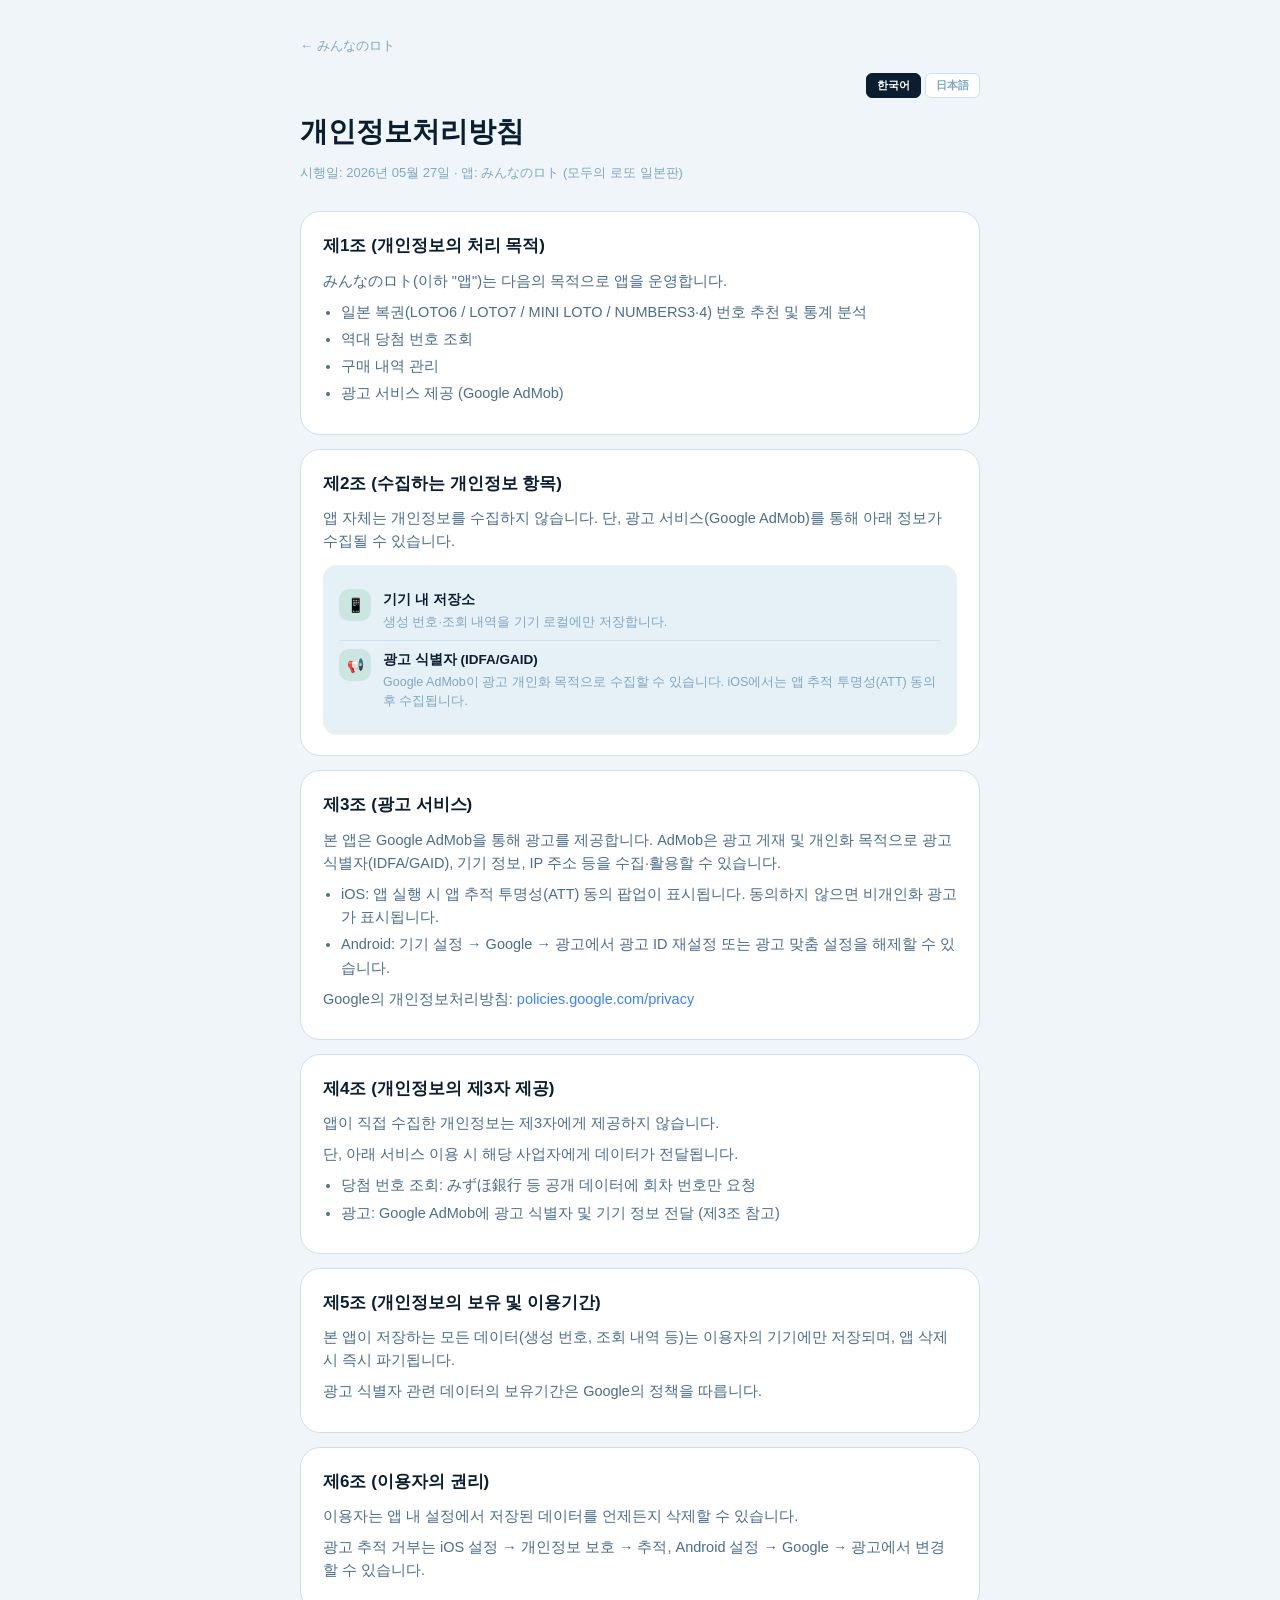
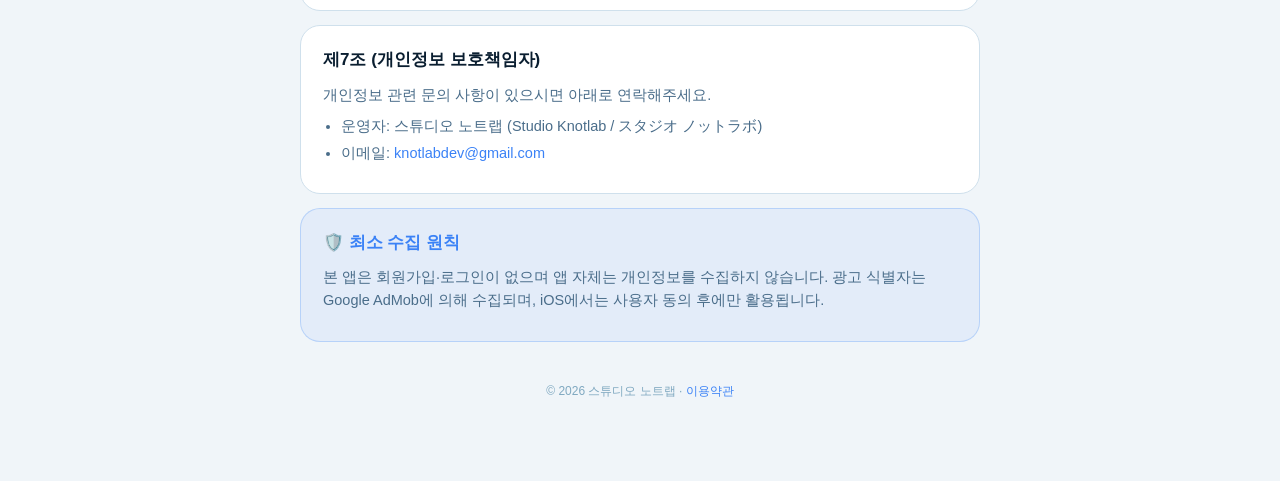
<file: minanoloto/privacy.html>
<!DOCTYPE html>
<html lang="ko">
<head>
  <meta charset="UTF-8" />
  <meta name="viewport" content="width=device-width, initial-scale=1.0" />
  <meta name="robots" content="index,follow" />
  <title>개인정보처리방침 - みんなのロト</title>
  <link rel="stylesheet" href="../style.css" />
  <style>
    .lang-toggle {
      display: flex; gap: 4px; justify-content: flex-end;
      margin-bottom: 12px;
    }
    .lang-toggle button {
      background: var(--card); border: 1px solid var(--border);
      padding: 4px 10px; border-radius: 6px; font-size: 11px;
      font-weight: 700; cursor: pointer; color: var(--muted);
      font-family: inherit;
    }
    .lang-toggle button.active {
      background: var(--text); border-color: var(--text); color: #fff;
    }
    [data-lang] { display: none; }
    [data-lang].active { display: block; }
    body.embed .back-link { display: none; }
  </style>
</head>
<body>
  <main class="container">
    <a class="back-link" href="./">← みんなのロト</a>

    <div class="lang-toggle">
      <button id="btn-ko" class="active" onclick="setLang('ko')">한국어</button>
      <button id="btn-ja" onclick="setLang('ja')">日本語</button>
    </div>

    <!-- ===== 한국어 ===== -->
    <div data-lang="ko" class="active">
      <h1>개인정보처리방침</h1>
      <div class="effective">시행일: 2026년 05월 27일 · 앱: みんなのロト (모두의 로또 일본판)</div>

      <section class="card">
        <h2>제1조 (개인정보의 처리 목적)</h2>
        <p>みんなのロト(이하 "앱")는 다음의 목적으로 앱을 운영합니다.</p>
        <ul>
          <li>일본 복권(LOTO6 / LOTO7 / MINI LOTO / NUMBERS3·4) 번호 추천 및 통계 분석</li>
          <li>역대 당첨 번호 조회</li>
          <li>구매 내역 관리</li>
          <li>광고 서비스 제공 (Google AdMob)</li>
        </ul>
      </section>

      <section class="card">
        <h2>제2조 (수집하는 개인정보 항목)</h2>
        <p>앱 자체는 개인정보를 수집하지 않습니다. 단, 광고 서비스(Google AdMob)를 통해 아래 정보가 수집될 수 있습니다.</p>
        <div class="collection-box">
          <div class="collection-item">
            <div class="icon">📱</div>
            <div>
              <div class="title">기기 내 저장소</div>
              <div class="desc">생성 번호·조회 내역을 기기 로컬에만 저장합니다.</div>
            </div>
          </div>
          <div class="collection-item">
            <div class="icon">📢</div>
            <div>
              <div class="title">광고 식별자 (IDFA/GAID)</div>
              <div class="desc">Google AdMob이 광고 개인화 목적으로 수집할 수 있습니다. iOS에서는 앱 추적 투명성(ATT) 동의 후 수집됩니다.</div>
            </div>
          </div>
        </div>
      </section>

      <section class="card">
        <h2>제3조 (광고 서비스)</h2>
        <p>본 앱은 Google AdMob을 통해 광고를 제공합니다. AdMob은 광고 게재 및 개인화 목적으로 광고 식별자(IDFA/GAID), 기기 정보, IP 주소 등을 수집·활용할 수 있습니다.</p>
        <ul>
          <li>iOS: 앱 실행 시 앱 추적 투명성(ATT) 동의 팝업이 표시됩니다. 동의하지 않으면 비개인화 광고가 표시됩니다.</li>
          <li>Android: 기기 설정 → Google → 광고에서 광고 ID 재설정 또는 광고 맞춤 설정을 해제할 수 있습니다.</li>
        </ul>
        <p>Google의 개인정보처리방침: <a href="https://policies.google.com/privacy">policies.google.com/privacy</a></p>
      </section>

      <section class="card">
        <h2>제4조 (개인정보의 제3자 제공)</h2>
        <p>앱이 직접 수집한 개인정보는 제3자에게 제공하지 않습니다.</p>
        <p>단, 아래 서비스 이용 시 해당 사업자에게 데이터가 전달됩니다.</p>
        <ul>
          <li>당첨 번호 조회: みずほ銀行 등 공개 데이터에 회차 번호만 요청</li>
          <li>광고: Google AdMob에 광고 식별자 및 기기 정보 전달 (제3조 참고)</li>
        </ul>
      </section>

      <section class="card">
        <h2>제5조 (개인정보의 보유 및 이용기간)</h2>
        <p>본 앱이 저장하는 모든 데이터(생성 번호, 조회 내역 등)는 이용자의 기기에만 저장되며, 앱 삭제 시 즉시 파기됩니다.</p>
        <p>광고 식별자 관련 데이터의 보유기간은 Google의 정책을 따릅니다.</p>
      </section>

      <section class="card">
        <h2>제6조 (이용자의 권리)</h2>
        <p>이용자는 앱 내 설정에서 저장된 데이터를 언제든지 삭제할 수 있습니다.</p>
        <p>광고 추적 거부는 iOS 설정 → 개인정보 보호 → 추적, Android 설정 → Google → 광고에서 변경할 수 있습니다.</p>
      </section>

      <section class="card">
        <h2>제7조 (개인정보 보호책임자)</h2>
        <p>개인정보 관련 문의 사항이 있으시면 아래로 연락해주세요.</p>
        <ul>
          <li>운영자: 스튜디오 노트랩 (Studio Knotlab / スタジオ ノットラボ)</li>
          <li>이메일: <a href="mailto:knotlabdev@gmail.com">knotlabdev@gmail.com</a></li>
        </ul>
      </section>

      <section class="card info-card">
        <h2>🛡️ 최소 수집 원칙</h2>
        <p>본 앱은 회원가입·로그인이 없으며 앱 자체는 개인정보를 수집하지 않습니다. 광고 식별자는 Google AdMob에 의해 수집되며, iOS에서는 사용자 동의 후에만 활용됩니다.</p>
      </section>

      <div class="footer">
        © 2026 스튜디오 노트랩 · <a href="terms.html">이용약관</a>
      </div>
    </div>

    <!-- ===== 日本語 ===== -->
    <div data-lang="ja">
      <h1>プライバシーポリシー</h1>
      <div class="effective">施行日: 2026年5月27日 · アプリ: みんなのロト</div>

      <section class="card">
        <h2>第1条 (個人情報の処理目的)</h2>
        <p>みんなのロト (以下「本アプリ」) は、次の目的でアプリを運営します。</p>
        <ul>
          <li>日本の宝くじ (LOTO6 / LOTO7 / MINI LOTO / NUMBERS3·4) の番号推奨および統計分析</li>
          <li>過去の当選番号の照会</li>
          <li>購入履歴の管理</li>
          <li>広告サービスの提供 (Google AdMob)</li>
        </ul>
      </section>

      <section class="card">
        <h2>第2条 (収集する個人情報項目)</h2>
        <p>本アプリ自体は個人情報を収集しません。ただし、広告サービス (Google AdMob) を通じて以下の情報が収集される場合があります。</p>
        <div class="collection-box">
          <div class="collection-item">
            <div class="icon">📱</div>
            <div>
              <div class="title">端末内ストレージ</div>
              <div class="desc">生成した番号や照会履歴を端末ローカルにのみ保存します。</div>
            </div>
          </div>
          <div class="collection-item">
            <div class="icon">📢</div>
            <div>
              <div class="title">広告識別子 (IDFA/GAID)</div>
              <div class="desc">Google AdMob が広告のパーソナライズ目的で収集する場合があります。iOS ではアプリ追跡透明性 (ATT) の同意後に収集されます。</div>
            </div>
          </div>
        </div>
      </section>

      <section class="card">
        <h2>第3条 (広告サービス)</h2>
        <p>本アプリは Google AdMob を通じて広告を表示します。AdMob は広告配信およびパーソナライズの目的で、広告識別子 (IDFA/GAID)、端末情報、IP アドレスなどを収集・利用する場合があります。</p>
        <ul>
          <li>iOS: アプリ起動時にアプリ追跡透明性 (ATT) 同意ポップアップが表示されます。同意しない場合は非パーソナライズ広告が表示されます。</li>
          <li>Android: 端末設定 → Google → 広告 から広告 ID の再設定、または広告のカスタマイズを無効化できます。</li>
        </ul>
        <p>Google のプライバシーポリシー: <a href="https://policies.google.com/privacy">policies.google.com/privacy</a></p>
      </section>

      <section class="card">
        <h2>第4条 (個人情報の第三者提供)</h2>
        <p>本アプリが直接収集した個人情報は第三者に提供しません。</p>
        <p>ただし、以下のサービス利用時には該当事業者にデータが送信されます。</p>
        <ul>
          <li>当選番号照会: みずほ銀行など公開データに回次番号のみリクエスト</li>
          <li>広告: Google AdMob に広告識別子および端末情報を送信 (第3条参照)</li>
        </ul>
      </section>

      <section class="card">
        <h2>第5条 (個人情報の保有および利用期間)</h2>
        <p>本アプリが保存するすべてのデータ (生成番号、照会履歴など) は利用者の端末にのみ保存され、アプリ削除時に即座に破棄されます。</p>
        <p>広告識別子に関連するデータの保有期間は Google のポリシーに従います。</p>
      </section>

      <section class="card">
        <h2>第6条 (利用者の権利)</h2>
        <p>利用者はアプリ内設定からいつでも保存データを削除できます。</p>
        <p>広告トラッキングの拒否は、iOS 設定 → プライバシーとセキュリティ → トラッキング、または Android 設定 → Google → 広告から変更できます。</p>
      </section>

      <section class="card">
        <h2>第7条 (個人情報保護責任者)</h2>
        <p>個人情報に関するお問い合わせは下記までご連絡ください。</p>
        <ul>
          <li>運営者: スタジオ ノットラボ (Studio Knotlab)</li>
          <li>メール: <a href="mailto:knotlabdev@gmail.com">knotlabdev@gmail.com</a></li>
        </ul>
      </section>

      <section class="card info-card">
        <h2>🛡️ 最小収集原則</h2>
        <p>本アプリは会員登録・ログイン機能はなく、アプリ自体は個人情報を収集しません。広告識別子は Google AdMob によって収集され、iOS ではユーザーの同意後にのみ利用されます。</p>
      </section>

      <div class="footer">
        © 2026 スタジオ ノットラボ · <a href="terms.html">利用規約</a>
      </div>
    </div>
  </main>

<script>
function setLang(lang) {
  document.querySelectorAll('[data-lang]').forEach(el => {
    el.classList.toggle('active', el.dataset.lang === lang);
  });
  document.querySelectorAll('.lang-toggle button').forEach(b => b.classList.remove('active'));
  var btn = document.getElementById('btn-' + lang);
  if (btn) btn.classList.add('active');
  document.documentElement.lang = lang;
  try { localStorage.setItem('legal-lang', lang); } catch (e) {}
}
// 優先順位: URL query > localStorage > ブラウザ言語 > ko (デフォルト)
(function() {
  // embed 컨텍스트 감지 → body.embed 클래스 부여 (back-link 숨김 등)
  if (/[?&]embed=1\b/.test(location.search)) {
    document.body.classList.add('embed');
  }

  var lang = 'ko';
  var m = location.search.match(/[?&]lang=(ko|ja)/);
  if (m) {
    lang = m[1];
  } else {
    try {
      var saved = localStorage.getItem('legal-lang');
      if (saved === 'ko' || saved === 'ja') {
        lang = saved;
      } else if ((navigator.language || '').slice(0,2) === 'ja') {
        lang = 'ja';
      }
    } catch (e) {}
  }
  setLang(lang);
})();
</script>
</body>
</html>
</file>
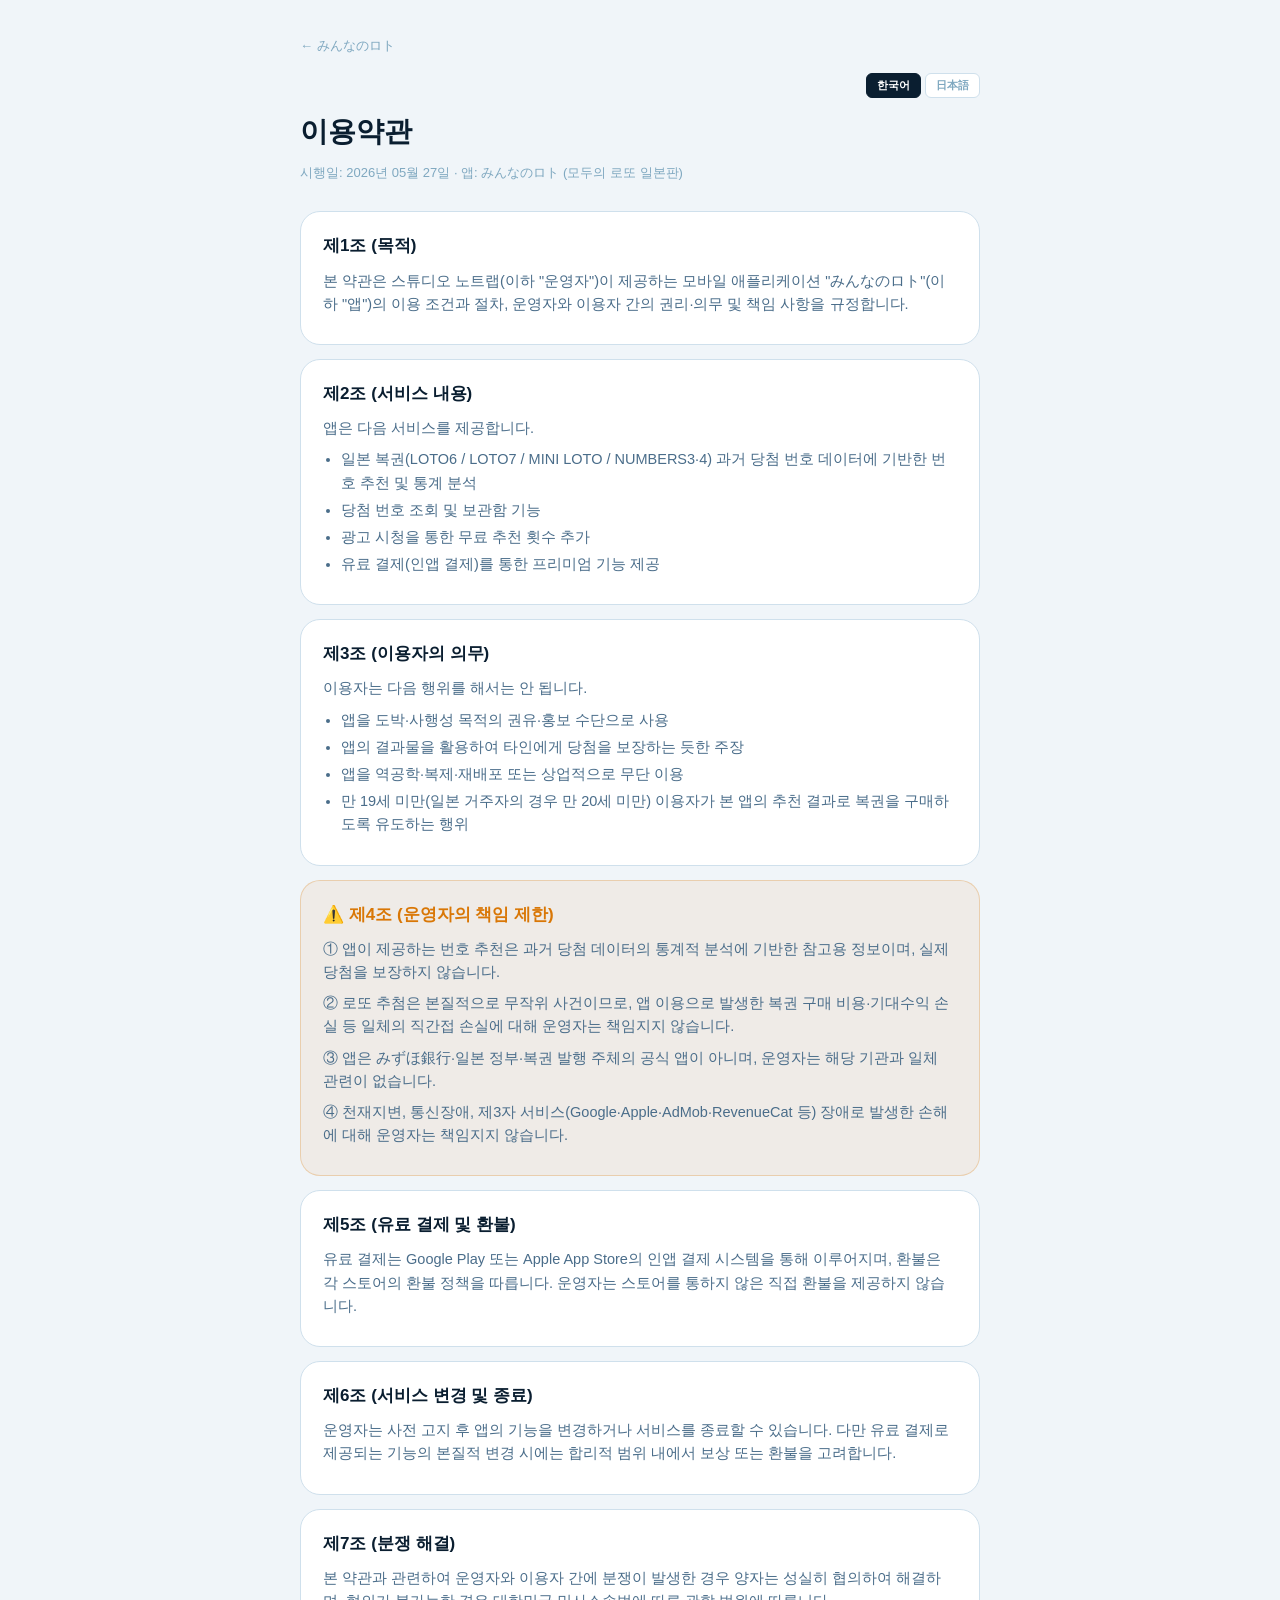
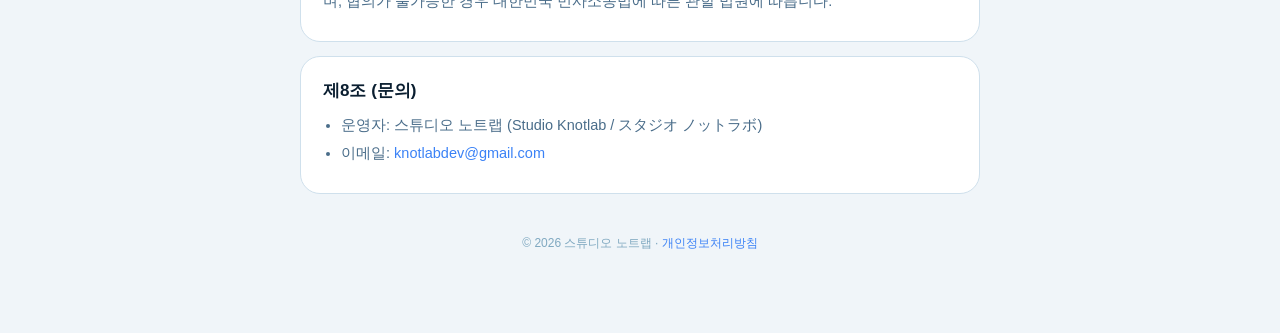
<file: minanoloto/terms.html>
<!DOCTYPE html>
<html lang="ko">
<head>
  <meta charset="UTF-8" />
  <meta name="viewport" content="width=device-width, initial-scale=1.0" />
  <meta name="robots" content="index,follow" />
  <title>이용약관 - みんなのロト</title>
  <link rel="stylesheet" href="../style.css" />
  <style>
    .lang-toggle {
      display: flex; gap: 4px; justify-content: flex-end;
      margin-bottom: 12px;
    }
    .lang-toggle button {
      background: var(--card); border: 1px solid var(--border);
      padding: 4px 10px; border-radius: 6px; font-size: 11px;
      font-weight: 700; cursor: pointer; color: var(--muted);
      font-family: inherit;
    }
    .lang-toggle button.active {
      background: var(--text); border-color: var(--text); color: #fff;
    }
    [data-lang] { display: none; }
    [data-lang].active { display: block; }
    body.embed .back-link { display: none; }
  </style>
</head>
<body>
  <main class="container">
    <a class="back-link" href="./">← みんなのロト</a>

    <div class="lang-toggle">
      <button id="btn-ko" class="active" onclick="setLang('ko')">한국어</button>
      <button id="btn-ja" onclick="setLang('ja')">日本語</button>
    </div>

    <!-- ===== 한국어 ===== -->
    <div data-lang="ko" class="active">
      <h1>이용약관</h1>
      <div class="effective">시행일: 2026년 05월 27일 · 앱: みんなのロト (모두의 로또 일본판)</div>

      <section class="card">
        <h2>제1조 (목적)</h2>
        <p>본 약관은 스튜디오 노트랩(이하 "운영자")이 제공하는 모바일 애플리케이션 "みんなのロト"(이하 "앱")의 이용 조건과 절차, 운영자와 이용자 간의 권리·의무 및 책임 사항을 규정합니다.</p>
      </section>

      <section class="card">
        <h2>제2조 (서비스 내용)</h2>
        <p>앱은 다음 서비스를 제공합니다.</p>
        <ul>
          <li>일본 복권(LOTO6 / LOTO7 / MINI LOTO / NUMBERS3·4) 과거 당첨 번호 데이터에 기반한 번호 추천 및 통계 분석</li>
          <li>당첨 번호 조회 및 보관함 기능</li>
          <li>광고 시청을 통한 무료 추천 횟수 추가</li>
          <li>유료 결제(인앱 결제)를 통한 프리미엄 기능 제공</li>
        </ul>
      </section>

      <section class="card">
        <h2>제3조 (이용자의 의무)</h2>
        <p>이용자는 다음 행위를 해서는 안 됩니다.</p>
        <ul>
          <li>앱을 도박·사행성 목적의 권유·홍보 수단으로 사용</li>
          <li>앱의 결과물을 활용하여 타인에게 당첨을 보장하는 듯한 주장</li>
          <li>앱을 역공학·복제·재배포 또는 상업적으로 무단 이용</li>
          <li>만 19세 미만(일본 거주자의 경우 만 20세 미만) 이용자가 본 앱의 추천 결과로 복권을 구매하도록 유도하는 행위</li>
        </ul>
      </section>

      <section class="card warning-card">
        <h2>⚠️ 제4조 (운영자의 책임 제한)</h2>
        <p>① 앱이 제공하는 번호 추천은 과거 당첨 데이터의 통계적 분석에 기반한 참고용 정보이며, 실제 당첨을 보장하지 않습니다.</p>
        <p>② 로또 추첨은 본질적으로 무작위 사건이므로, 앱 이용으로 발생한 복권 구매 비용·기대수익 손실 등 일체의 직간접 손실에 대해 운영자는 책임지지 않습니다.</p>
        <p>③ 앱은 みずほ銀行·일본 정부·복권 발행 주체의 공식 앱이 아니며, 운영자는 해당 기관과 일체 관련이 없습니다.</p>
        <p>④ 천재지변, 통신장애, 제3자 서비스(Google·Apple·AdMob·RevenueCat 등) 장애로 발생한 손해에 대해 운영자는 책임지지 않습니다.</p>
      </section>

      <section class="card">
        <h2>제5조 (유료 결제 및 환불)</h2>
        <p>유료 결제는 Google Play 또는 Apple App Store의 인앱 결제 시스템을 통해 이루어지며, 환불은 각 스토어의 환불 정책을 따릅니다. 운영자는 스토어를 통하지 않은 직접 환불을 제공하지 않습니다.</p>
      </section>

      <section class="card">
        <h2>제6조 (서비스 변경 및 종료)</h2>
        <p>운영자는 사전 고지 후 앱의 기능을 변경하거나 서비스를 종료할 수 있습니다. 다만 유료 결제로 제공되는 기능의 본질적 변경 시에는 합리적 범위 내에서 보상 또는 환불을 고려합니다.</p>
      </section>

      <section class="card">
        <h2>제7조 (분쟁 해결)</h2>
        <p>본 약관과 관련하여 운영자와 이용자 간에 분쟁이 발생한 경우 양자는 성실히 협의하여 해결하며, 협의가 불가능한 경우 대한민국 민사소송법에 따른 관할 법원에 따릅니다.</p>
      </section>

      <section class="card">
        <h2>제8조 (문의)</h2>
        <ul>
          <li>운영자: 스튜디오 노트랩 (Studio Knotlab / スタジオ ノットラボ)</li>
          <li>이메일: <a href="mailto:knotlabdev@gmail.com">knotlabdev@gmail.com</a></li>
        </ul>
      </section>

      <div class="footer">
        © 2026 스튜디오 노트랩 · <a href="privacy.html">개인정보처리방침</a>
      </div>
    </div>

    <!-- ===== 日本語 ===== -->
    <div data-lang="ja">
      <h1>利用規約</h1>
      <div class="effective">施行日: 2026年5月27日 · アプリ: みんなのロト</div>

      <section class="card">
        <h2>第1条 (目的)</h2>
        <p>本規約は、スタジオ ノットラボ (以下「運営者」) が提供するモバイルアプリケーション「みんなのロト」 (以下「本アプリ」) の利用条件と手順、運営者と利用者間の権利・義務および責任事項を規定します。</p>
      </section>

      <section class="card">
        <h2>第2条 (サービス内容)</h2>
        <p>本アプリは次のサービスを提供します。</p>
        <ul>
          <li>日本の宝くじ (LOTO6 / LOTO7 / MINI LOTO / NUMBERS3·4) の過去当選番号データに基づく番号推奨および統計分析</li>
          <li>当選番号の照会および保管庫機能</li>
          <li>広告視聴による無料推奨回数の追加</li>
          <li>有料決済 (アプリ内課金) によるプレミアム機能の提供</li>
        </ul>
      </section>

      <section class="card">
        <h2>第3条 (利用者の義務)</h2>
        <p>利用者は次の行為をしてはなりません。</p>
        <ul>
          <li>本アプリをギャンブル・射幸性目的の勧誘・宣伝手段として使用すること</li>
          <li>本アプリの結果物を活用して他人に当選を保証するかのような主張をすること</li>
          <li>本アプリをリバースエンジニアリング・複製・再配布、または商業的に無断利用すること</li>
          <li>満20歳未満の利用者に本アプリの推奨結果で宝くじを購入させるよう誘導する行為</li>
        </ul>
      </section>

      <section class="card warning-card">
        <h2>⚠️ 第4条 (運営者の責任制限)</h2>
        <p>① 本アプリが提供する番号推奨は、過去の当選データの統計的分析に基づく参考用情報であり、実際の当選を保証するものではありません。</p>
        <p>② 宝くじの抽選は本質的に無作為事象であるため、本アプリの利用によって発生した宝くじ購入費用・期待収益損失などの一切の直接・間接的損失について、運営者は責任を負いません。</p>
        <p>③ 本アプリはみずほ銀行・日本政府・宝くじ発行主体の公式アプリではなく、運営者は当該機関と一切関係ありません。</p>
        <p>④ 天災地変、通信障害、第三者サービス (Google・Apple・AdMob・RevenueCat など) の障害によって発生した損害について、運営者は責任を負いません。</p>
      </section>

      <section class="card">
        <h2>第5条 (有料決済および返金)</h2>
        <p>有料決済は Google Play または Apple App Store のアプリ内課金システムを通じて行われ、返金は各ストアの返金ポリシーに従います。運営者はストアを介さない直接返金は提供しません。</p>
      </section>

      <section class="card">
        <h2>第6条 (サービス変更および終了)</h2>
        <p>運営者は事前告知の上、本アプリの機能を変更またはサービスを終了することがあります。ただし、有料決済で提供される機能の本質的変更時には、合理的な範囲内で補償または返金を検討します。</p>
      </section>

      <section class="card">
        <h2>第7条 (紛争解決)</h2>
        <p>本規約に関連して運営者と利用者間に紛争が発生した場合、双方は誠実に協議し解決するものとし、協議が不可能な場合は大韓民国民事訴訟法に基づく管轄裁判所によります。</p>
      </section>

      <section class="card">
        <h2>第8条 (お問い合わせ)</h2>
        <ul>
          <li>運営者: スタジオ ノットラボ (Studio Knotlab)</li>
          <li>メール: <a href="mailto:knotlabdev@gmail.com">knotlabdev@gmail.com</a></li>
        </ul>
      </section>

      <div class="footer">
        © 2026 スタジオ ノットラボ · <a href="privacy.html">プライバシーポリシー</a>
      </div>
    </div>
  </main>

<script>
function setLang(lang) {
  document.querySelectorAll('[data-lang]').forEach(el => {
    el.classList.toggle('active', el.dataset.lang === lang);
  });
  document.querySelectorAll('.lang-toggle button').forEach(b => b.classList.remove('active'));
  var btn = document.getElementById('btn-' + lang);
  if (btn) btn.classList.add('active');
  document.documentElement.lang = lang;
  try { localStorage.setItem('legal-lang', lang); } catch (e) {}
}
(function() {
  if (/[?&]embed=1\b/.test(location.search)) {
    document.body.classList.add('embed');
  }

  var lang = 'ko';
  var m = location.search.match(/[?&]lang=(ko|ja)/);
  if (m) {
    lang = m[1];
  } else {
    try {
      var saved = localStorage.getItem('legal-lang');
      if (saved === 'ko' || saved === 'ja') {
        lang = saved;
      } else if ((navigator.language || '').slice(0,2) === 'ja') {
        lang = 'ja';
      }
    } catch (e) {}
  }
  setLang(lang);
})();
</script>
</body>
</html>
</file>
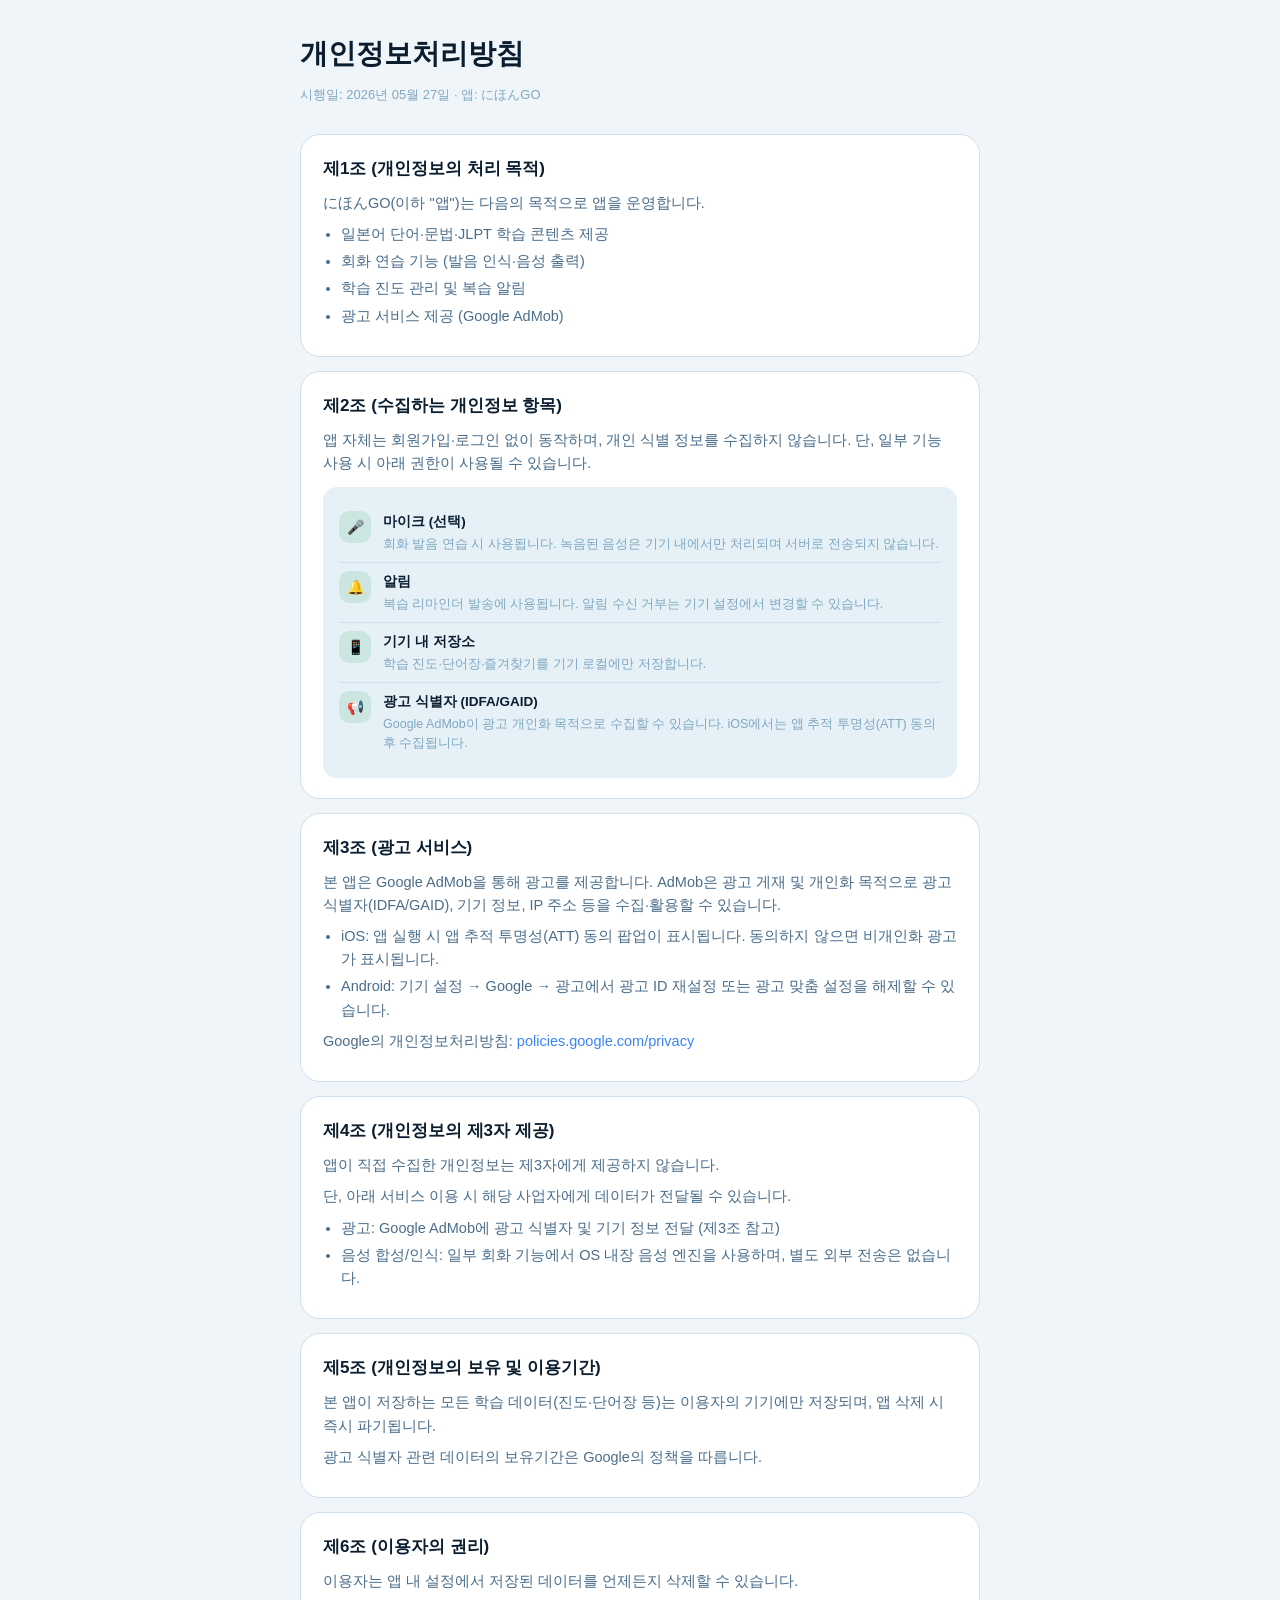
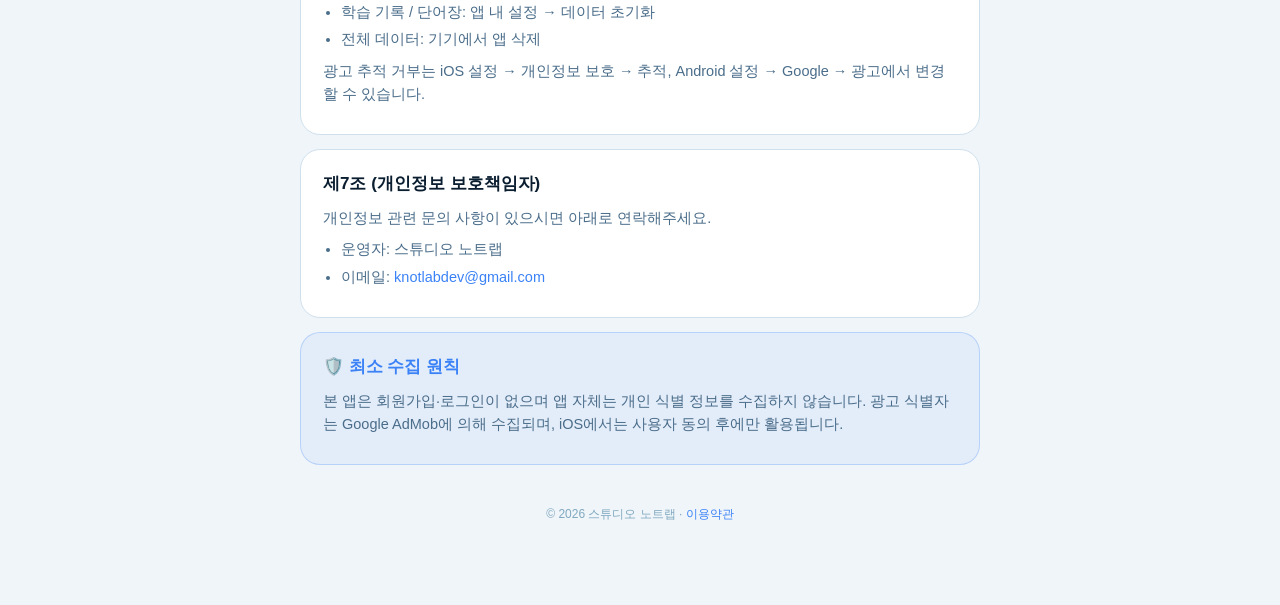
<file: nihongo/privacy.html>
<!DOCTYPE html>
<html lang="ko">
<head>
  <meta charset="UTF-8" />
  <meta name="viewport" content="width=device-width, initial-scale=1.0" />
  <meta name="robots" content="index,follow" />
  <title>개인정보처리방침 - にほんGO</title>
  <link rel="stylesheet" href="../style.css" />
</head>
<body>
  <main class="container">
    <h1>개인정보처리방침</h1>
    <div class="effective">시행일: 2026년 05월 27일 · 앱: にほんGO</div>

    <section class="card">
      <h2>제1조 (개인정보의 처리 목적)</h2>
      <p>にほんGO(이하 "앱")는 다음의 목적으로 앱을 운영합니다.</p>
      <ul>
        <li>일본어 단어·문법·JLPT 학습 콘텐츠 제공</li>
        <li>회화 연습 기능 (발음 인식·음성 출력)</li>
        <li>학습 진도 관리 및 복습 알림</li>
        <li>광고 서비스 제공 (Google AdMob)</li>
      </ul>
    </section>

    <section class="card">
      <h2>제2조 (수집하는 개인정보 항목)</h2>
      <p>앱 자체는 회원가입·로그인 없이 동작하며, 개인 식별 정보를 수집하지 않습니다. 단, 일부 기능 사용 시 아래 권한이 사용될 수 있습니다.</p>
      <div class="collection-box">
        <div class="collection-item">
          <div class="icon">🎤</div>
          <div>
            <div class="title">마이크 (선택)</div>
            <div class="desc">회화 발음 연습 시 사용됩니다. 녹음된 음성은 기기 내에서만 처리되며 서버로 전송되지 않습니다.</div>
          </div>
        </div>
        <div class="collection-item">
          <div class="icon">🔔</div>
          <div>
            <div class="title">알림</div>
            <div class="desc">복습 리마인더 발송에 사용됩니다. 알림 수신 거부는 기기 설정에서 변경할 수 있습니다.</div>
          </div>
        </div>
        <div class="collection-item">
          <div class="icon">📱</div>
          <div>
            <div class="title">기기 내 저장소</div>
            <div class="desc">학습 진도·단어장·즐겨찾기를 기기 로컬에만 저장합니다.</div>
          </div>
        </div>
        <div class="collection-item">
          <div class="icon">📢</div>
          <div>
            <div class="title">광고 식별자 (IDFA/GAID)</div>
            <div class="desc">Google AdMob이 광고 개인화 목적으로 수집할 수 있습니다. iOS에서는 앱 추적 투명성(ATT) 동의 후 수집됩니다.</div>
          </div>
        </div>
      </div>
    </section>

    <section class="card">
      <h2>제3조 (광고 서비스)</h2>
      <p>본 앱은 Google AdMob을 통해 광고를 제공합니다. AdMob은 광고 게재 및 개인화 목적으로 광고 식별자(IDFA/GAID), 기기 정보, IP 주소 등을 수집·활용할 수 있습니다.</p>
      <ul>
        <li>iOS: 앱 실행 시 앱 추적 투명성(ATT) 동의 팝업이 표시됩니다. 동의하지 않으면 비개인화 광고가 표시됩니다.</li>
        <li>Android: 기기 설정 → Google → 광고에서 광고 ID 재설정 또는 광고 맞춤 설정을 해제할 수 있습니다.</li>
      </ul>
      <p>Google의 개인정보처리방침: <a href="https://policies.google.com/privacy">policies.google.com/privacy</a></p>
    </section>

    <section class="card">
      <h2>제4조 (개인정보의 제3자 제공)</h2>
      <p>앱이 직접 수집한 개인정보는 제3자에게 제공하지 않습니다.</p>
      <p>단, 아래 서비스 이용 시 해당 사업자에게 데이터가 전달될 수 있습니다.</p>
      <ul>
        <li>광고: Google AdMob에 광고 식별자 및 기기 정보 전달 (제3조 참고)</li>
        <li>음성 합성/인식: 일부 회화 기능에서 OS 내장 음성 엔진을 사용하며, 별도 외부 전송은 없습니다.</li>
      </ul>
    </section>

    <section class="card">
      <h2>제5조 (개인정보의 보유 및 이용기간)</h2>
      <p>본 앱이 저장하는 모든 학습 데이터(진도·단어장 등)는 이용자의 기기에만 저장되며, 앱 삭제 시 즉시 파기됩니다.</p>
      <p>광고 식별자 관련 데이터의 보유기간은 Google의 정책을 따릅니다.</p>
    </section>

    <section class="card">
      <h2>제6조 (이용자의 권리)</h2>
      <p>이용자는 앱 내 설정에서 저장된 데이터를 언제든지 삭제할 수 있습니다.</p>
      <ul>
        <li>학습 기록 / 단어장: 앱 내 설정 → 데이터 초기화</li>
        <li>전체 데이터: 기기에서 앱 삭제</li>
      </ul>
      <p>광고 추적 거부는 iOS 설정 → 개인정보 보호 → 추적, Android 설정 → Google → 광고에서 변경할 수 있습니다.</p>
    </section>

    <section class="card">
      <h2>제7조 (개인정보 보호책임자)</h2>
      <p>개인정보 관련 문의 사항이 있으시면 아래로 연락해주세요.</p>
      <ul>
        <li>운영자: 스튜디오 노트랩</li>
        <li>이메일: <a href="mailto:knotlabdev@gmail.com">knotlabdev@gmail.com</a></li>
      </ul>
    </section>

    <section class="card info-card">
      <h2>🛡️ 최소 수집 원칙</h2>
      <p>본 앱은 회원가입·로그인이 없으며 앱 자체는 개인 식별 정보를 수집하지 않습니다. 광고 식별자는 Google AdMob에 의해 수집되며, iOS에서는 사용자 동의 후에만 활용됩니다.</p>
    </section>

    <div class="footer">
      © 2026 스튜디오 노트랩 · <a href="terms.html">이용약관</a>
    </div>
  </main>
</body>
</html>
</file>
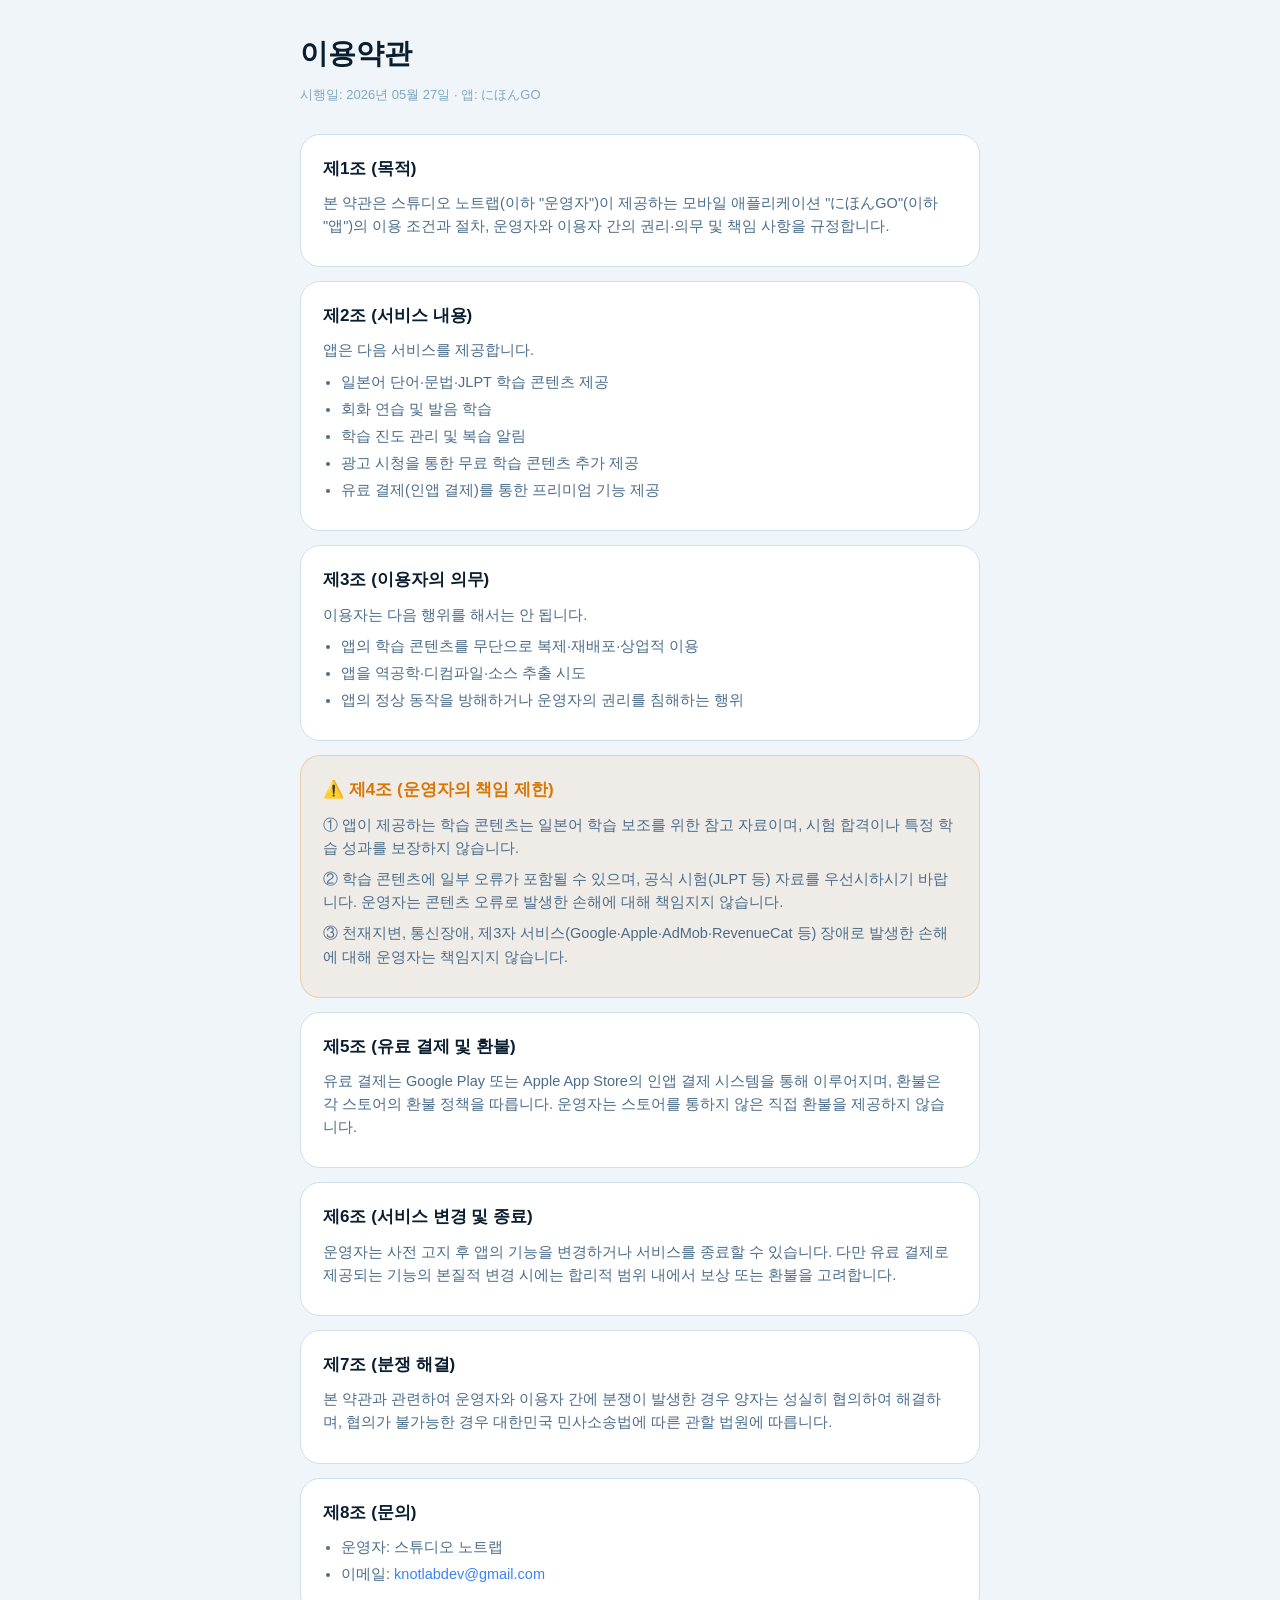
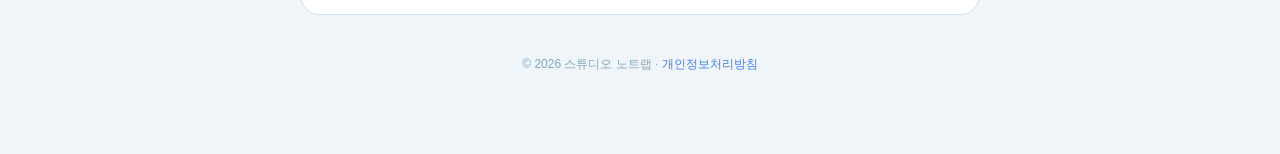
<file: nihongo/terms.html>
<!DOCTYPE html>
<html lang="ko">
<head>
  <meta charset="UTF-8" />
  <meta name="viewport" content="width=device-width, initial-scale=1.0" />
  <meta name="robots" content="index,follow" />
  <title>이용약관 - にほんGO</title>
  <link rel="stylesheet" href="../style.css" />
</head>
<body>
  <main class="container">
    <h1>이용약관</h1>
    <div class="effective">시행일: 2026년 05월 27일 · 앱: にほんGO</div>

    <section class="card">
      <h2>제1조 (목적)</h2>
      <p>본 약관은 스튜디오 노트랩(이하 "운영자")이 제공하는 모바일 애플리케이션 "にほんGO"(이하 "앱")의 이용 조건과 절차, 운영자와 이용자 간의 권리·의무 및 책임 사항을 규정합니다.</p>
    </section>

    <section class="card">
      <h2>제2조 (서비스 내용)</h2>
      <p>앱은 다음 서비스를 제공합니다.</p>
      <ul>
        <li>일본어 단어·문법·JLPT 학습 콘텐츠 제공</li>
        <li>회화 연습 및 발음 학습</li>
        <li>학습 진도 관리 및 복습 알림</li>
        <li>광고 시청을 통한 무료 학습 콘텐츠 추가 제공</li>
        <li>유료 결제(인앱 결제)를 통한 프리미엄 기능 제공</li>
      </ul>
    </section>

    <section class="card">
      <h2>제3조 (이용자의 의무)</h2>
      <p>이용자는 다음 행위를 해서는 안 됩니다.</p>
      <ul>
        <li>앱의 학습 콘텐츠를 무단으로 복제·재배포·상업적 이용</li>
        <li>앱을 역공학·디컴파일·소스 추출 시도</li>
        <li>앱의 정상 동작을 방해하거나 운영자의 권리를 침해하는 행위</li>
      </ul>
    </section>

    <section class="card warning-card">
      <h2>⚠️ 제4조 (운영자의 책임 제한)</h2>
      <p>① 앱이 제공하는 학습 콘텐츠는 일본어 학습 보조를 위한 참고 자료이며, 시험 합격이나 특정 학습 성과를 보장하지 않습니다.</p>
      <p>② 학습 콘텐츠에 일부 오류가 포함될 수 있으며, 공식 시험(JLPT 등) 자료를 우선시하시기 바랍니다. 운영자는 콘텐츠 오류로 발생한 손해에 대해 책임지지 않습니다.</p>
      <p>③ 천재지변, 통신장애, 제3자 서비스(Google·Apple·AdMob·RevenueCat 등) 장애로 발생한 손해에 대해 운영자는 책임지지 않습니다.</p>
    </section>

    <section class="card">
      <h2>제5조 (유료 결제 및 환불)</h2>
      <p>유료 결제는 Google Play 또는 Apple App Store의 인앱 결제 시스템을 통해 이루어지며, 환불은 각 스토어의 환불 정책을 따릅니다. 운영자는 스토어를 통하지 않은 직접 환불을 제공하지 않습니다.</p>
    </section>

    <section class="card">
      <h2>제6조 (서비스 변경 및 종료)</h2>
      <p>운영자는 사전 고지 후 앱의 기능을 변경하거나 서비스를 종료할 수 있습니다. 다만 유료 결제로 제공되는 기능의 본질적 변경 시에는 합리적 범위 내에서 보상 또는 환불을 고려합니다.</p>
    </section>

    <section class="card">
      <h2>제7조 (분쟁 해결)</h2>
      <p>본 약관과 관련하여 운영자와 이용자 간에 분쟁이 발생한 경우 양자는 성실히 협의하여 해결하며, 협의가 불가능한 경우 대한민국 민사소송법에 따른 관할 법원에 따릅니다.</p>
    </section>

    <section class="card">
      <h2>제8조 (문의)</h2>
      <ul>
        <li>운영자: 스튜디오 노트랩</li>
        <li>이메일: <a href="mailto:knotlabdev@gmail.com">knotlabdev@gmail.com</a></li>
      </ul>
    </section>

    <div class="footer">
      © 2026 스튜디오 노트랩 · <a href="privacy.html">개인정보처리방침</a>
    </div>
  </main>
</body>
</html>
</file>
<file: style.css>
:root {
  --text: #0a1e30;
  --sub: #4a6d8a;
  --muted: #7fa8c0;
  --bg: #f0f5f9;
  --card: #ffffff;
  --border: #cfe0ec;
  --secondary: #e6f0f7;
  --info: #3b82f6;
  --success: #16a34a;
  --warning: #d97706;
  --danger: #dc2626;
}

* { box-sizing: border-box; }

body {
  margin: 0;
  font-family: -apple-system, BlinkMacSystemFont, "Apple SD Gothic Neo", "Hiragino Kaku Gothic ProN", "Pretendard", "Malgun Gothic", "Yu Gothic", sans-serif;
  background: var(--bg);
  color: var(--text);
  line-height: 1.6;
  -webkit-font-smoothing: antialiased;
}

.container {
  max-width: 720px;
  margin: 0 auto;
  padding: 32px 20px 80px;
}

.back-link {
  display: inline-block;
  font-size: 13px;
  color: var(--muted);
  text-decoration: none;
  margin-bottom: 16px;
}

.back-link:hover { color: var(--info); }

h1 {
  font-size: 28px;
  font-weight: 900;
  margin: 0 0 8px;
}

.effective {
  font-size: 13px;
  color: var(--muted);
  margin-bottom: 28px;
}

.card {
  background: var(--card);
  border: 1px solid var(--border);
  border-radius: 20px;
  padding: 20px 22px;
  margin-bottom: 14px;
}

.card h2 {
  font-size: 17px;
  font-weight: 900;
  margin: 0 0 10px;
  color: var(--text);
}

.card p,
.card li {
  font-size: 14.5px;
  color: var(--sub);
  margin: 0 0 8px;
}

.card ul {
  margin: 8px 0;
  padding-left: 18px;
}

.card ul li {
  margin-bottom: 4px;
}

.card a {
  color: var(--info);
  text-decoration: none;
}

.card a:hover { text-decoration: underline; }

.info-card {
  background: rgba(59, 130, 246, 0.07);
  border-color: rgba(59, 130, 246, 0.25);
}

.info-card h2 {
  color: var(--info);
}

.warning-card {
  background: rgba(217, 119, 6, 0.07);
  border-color: rgba(217, 119, 6, 0.25);
}

.warning-card h2 {
  color: var(--warning);
}

.collection-box {
  background: var(--secondary);
  border-radius: 14px;
  padding: 16px;
  margin-top: 12px;
}

.collection-item {
  display: flex;
  gap: 12px;
  align-items: flex-start;
  padding: 8px 0;
}

.collection-item + .collection-item {
  border-top: 1px solid var(--border);
}

.collection-item .icon {
  width: 32px;
  height: 32px;
  border-radius: 10px;
  background: rgba(22, 163, 74, 0.13);
  display: flex;
  align-items: center;
  justify-content: center;
  flex-shrink: 0;
  font-size: 14px;
}

.collection-item .title {
  font-size: 13.5px;
  font-weight: 800;
  color: var(--text);
  margin-bottom: 2px;
}

.collection-item .desc {
  font-size: 12.5px;
  color: var(--muted);
  line-height: 1.55;
}

.footer {
  text-align: center;
  font-size: 12px;
  color: var(--muted);
  margin-top: 40px;
}

.footer a {
  color: var(--info);
  text-decoration: none;
}

/* App index (landing) styles */
.app-grid {
  display: grid;
  gap: 12px;
  margin-top: 24px;
}

.app-card {
  background: var(--card);
  border: 1px solid var(--border);
  border-radius: 18px;
  padding: 18px 20px;
  text-decoration: none;
  color: var(--text);
  display: flex;
  flex-direction: column;
  gap: 10px;
  transition: transform 0.12s, border-color 0.12s;
}

.app-card:hover {
  transform: translateY(-1px);
  border-color: var(--info);
}

.app-card .name {
  font-size: 18px;
  font-weight: 900;
}

.app-card .desc {
  font-size: 13px;
  color: var(--muted);
  line-height: 1.5;
}

.app-card .links {
  display: flex;
  gap: 8px;
  flex-wrap: wrap;
}

.app-card .links span {
  font-size: 12px;
  color: var(--info);
  background: rgba(59, 130, 246, 0.1);
  padding: 4px 10px;
  border-radius: 999px;
  font-weight: 700;
}

/* Doc landing inside each app folder */
.doc-links {
  display: flex;
  flex-direction: column;
  gap: 12px;
  margin-top: 24px;
}

.doc-link {
  background: var(--card);
  border: 1px solid var(--border);
  border-radius: 16px;
  padding: 18px 20px;
  color: var(--text);
  text-decoration: none;
  font-weight: 700;
  font-size: 16px;
  transition: transform 0.1s, border-color 0.12s;
}

.doc-link:hover {
  transform: translateY(-1px);
  border-color: var(--info);
}

@media (prefers-color-scheme: dark) {
  :root {
    --text: #e5edf5;
    --sub: #b3c5d6;
    --muted: #7090a8;
    --bg: #0a1928;
    --card: #102a40;
    --border: #1f3a55;
    --secondary: #15324a;
  }
}
</file>
